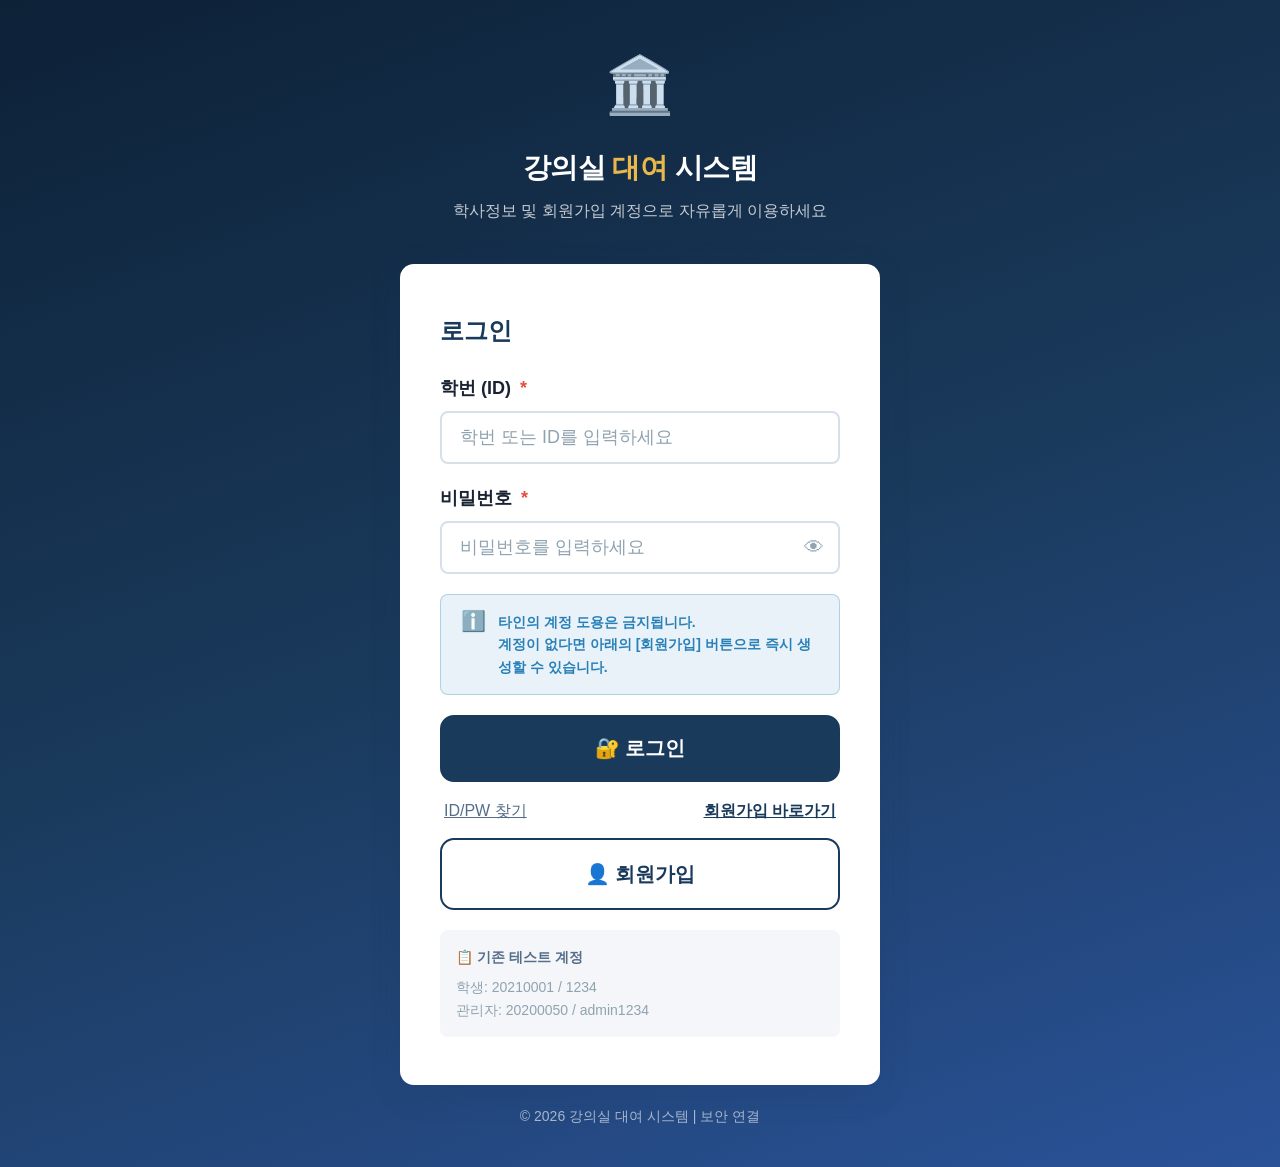
<file: index.html>
<!DOCTYPE html>
<html lang="ko">

<head>
  <meta charset="UTF-8">
  <meta name="viewport" content="width=device-width, initial-scale=1.0">
  <title>강의실 대여 시스템 - 로그인</title>
  <link rel="stylesheet" href="css/style.css">
  <style>
    body {
      background: none;
    }
  </style>
</head>

<body>
  <div id="toast-container"></div>

  <div class="login-page">
    <div class="login-logo">
      <span class="logo-icon">🏛️</span>
      <h1>강의실 <span>대여</span> 시스템</h1>
      <p>학사정보 및 회원가입 계정으로 자유롭게 이용하세요</p>
    </div>

    <div class="login-card">
      <h2>로그인</h2>

      <form id="login-form">
        <div class="form-group">
          <label class="form-label" for="student-id">
            학번 (ID) <span class="required">*</span>
          </label>
          <input type="text" id="student-id" class="form-input" placeholder="학번 또는 ID를 입력하세요" maxlength="20"
            autocomplete="username" required>
        </div>

        <div class="form-group">
          <label class="form-label" for="password">
            비밀번호 <span class="required">*</span>
          </label>
          <div style="position:relative">
            <input type="password" id="password" class="form-input" placeholder="비밀번호를 입력하세요"
              autocomplete="current-password" required>
            <button type="button" id="toggle-pw"
              style="position:absolute;right:16px;top:50%;transform:translateY(-50%);font-size:20px;color:var(--text-light);background:none;border:none;cursor:pointer">👁</button>
          </div>
        </div>

        <div id="login-error" class="alert alert-danger" style="display:none">
          <span class="alert-icon">⚠️</span>
          <span id="login-error-msg"></span>
        </div>

        <div class="form-group" style="margin-top:8px">
          <div class="alert alert-info" style="font-size:var(--font-xs)">
            <span class="alert-icon">ℹ️</span>
            <span>타인의 계정 도용은 금지됩니다.<br>계정이 없다면 아래의 [회원가입] 버튼으로 즉시 생성할 수 있습니다.</span>
          </div>
        </div>

        <button type="submit" class="btn btn-primary btn-full btn-lg" id="login-btn">
          🔐 로그인
        </button>

        <div style="margin-top:16px;display:flex;justify-content:space-between;align-items:center;padding:0 4px;">
          <a href="#" onclick="alert('관리자에게 문의해주세요 (조교실 연락처: 02-1234-5678)');return false;"
            style="font-size:var(--font-sm);color:var(--text-sub);text-decoration:underline;">ID/PW 찾기</a>
          <a href="pages/register.html"
            style="font-size:var(--font-sm);color:var(--primary);font-weight:700;text-decoration:underline;">회원가입
            바로가기</a>
        </div>

        <a href="pages/register.html" class="btn btn-outline btn-full btn-lg"
          style="margin-top:14px;display:flex;text-align:center;">
          👤 회원가입
        </a>
      </form>

      <!-- 테스트용 계정 안내 -->
      <div style="margin-top:20px;padding:16px;background:var(--bg);border-radius:var(--radius-sm);">
        <p style="font-size:var(--font-xs);color:var(--text-sub);font-weight:700;margin-bottom:8px;">📋 기존 테스트 계정</p>
        <p style="font-size:var(--font-xs);color:var(--text-light);">학생: 20210001 / 1234</p>
        <p style="font-size:var(--font-xs);color:var(--text-light);">관리자: 20200050 / admin1234</p>
      </div>
    </div>

    <div class="login-footer">
      <p>© 2026 강의실 대여 시스템 | 보안 연결</p>
    </div>
  </div>

  <script src="js/data.js"></script>
  <script>
    // 이미 로그인 상태면 홈으로
    if (Session.isLoggedIn()) {
      window.location.href = 'pages/home.html';
    }

    // 비밀번호 토글
    document.getElementById('toggle-pw').addEventListener('click', function () {
      const pw = document.getElementById('password');
      if (pw.type === 'password') { pw.type = 'text'; this.textContent = '🙈'; }
      else { pw.type = 'password'; this.textContent = '👁'; }
    });

    // 로그인 폼
    document.getElementById('login-form').addEventListener('submit', function (e) {
      e.preventDefault();
      const student_id = document.getElementById('student-id').value.trim();
      const password = document.getElementById('password').value;
      const errorDiv = document.getElementById('login-error');
      const errorMsg = document.getElementById('login-error-msg');
      const btn = document.getElementById('login-btn');

      if (!student_id || !password) {
        errorMsg.textContent = '학번과 비밀번호를 모두 입력하세요.';
        errorDiv.style.display = 'flex';
        return;
      }

      btn.textContent = '로그인 중...';
      btn.disabled = true;

      setTimeout(() => {
        const result = Auth.login(student_id, password);
        if (result.success) {
          showToast('로그인 성공! 환영합니다.', 'success');
          setTimeout(() => { window.location.href = 'pages/home.html'; }, 500);
        } else {
          errorMsg.textContent = result.error;
          errorDiv.style.display = 'flex';
          btn.textContent = '🔐 로그인';
          btn.disabled = false;
        }
      }, 400);
    });
  </script>
</body>

</html>
</file>
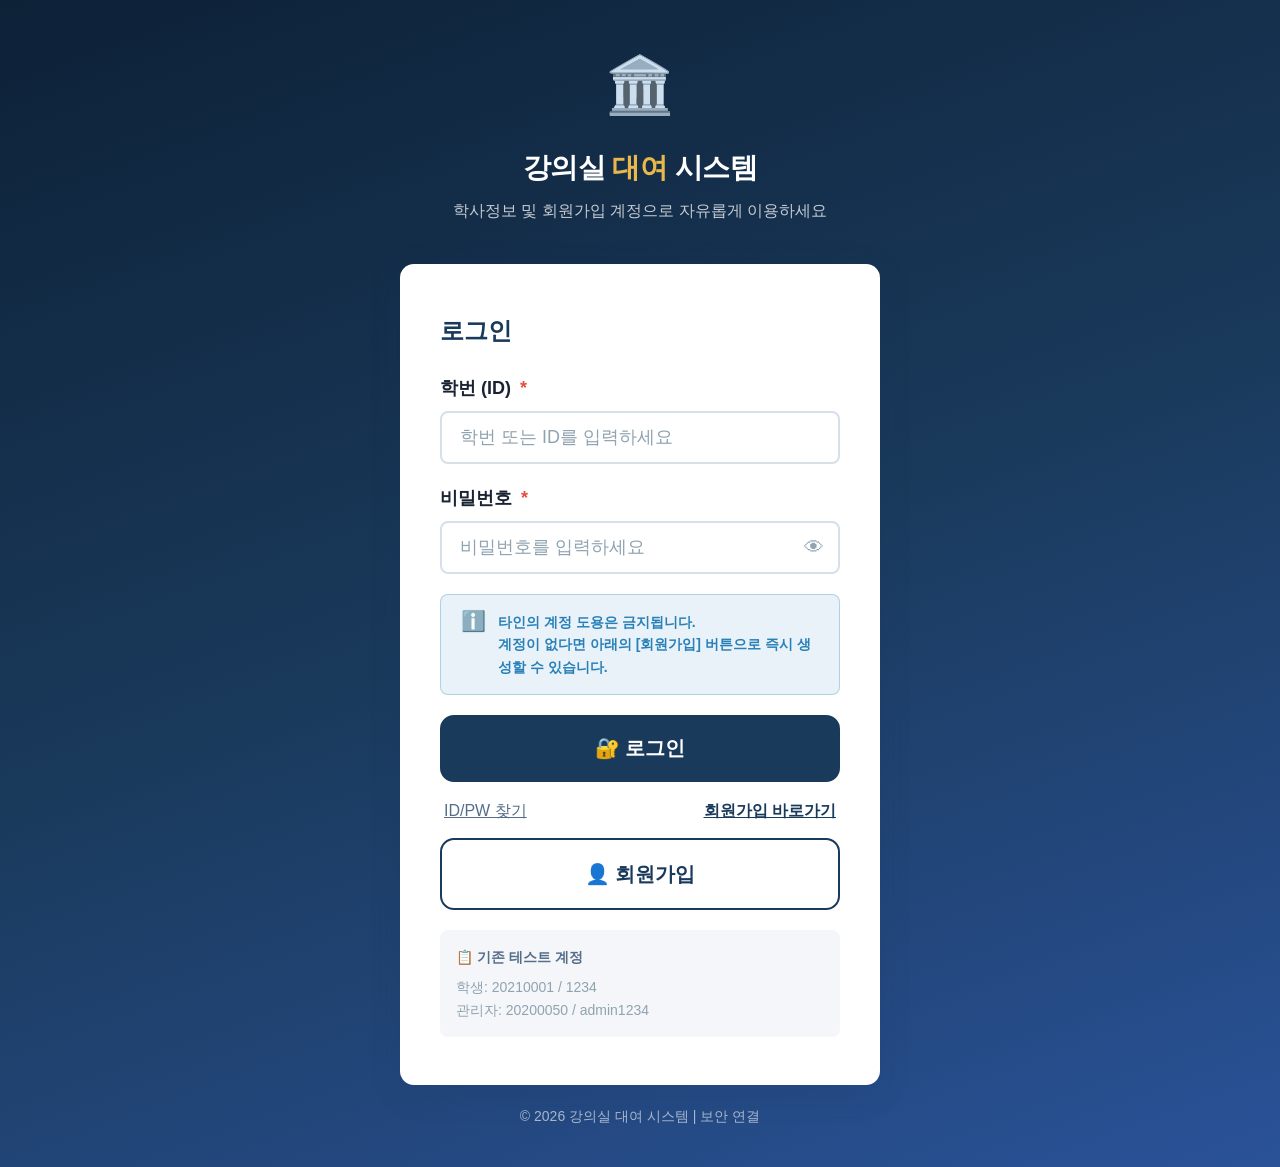
<file: pages/admin.html>
<!DOCTYPE html>
<html lang="ko">
<head>
  <meta charset="UTF-8">
  <meta name="viewport" content="width=device-width, initial-scale=1.0">
  <title>관리자 - 강의실 대여 시스템</title>
  <link rel="stylesheet" href="../css/style.css">
  <style>
    .admin-tabs {
      display: flex;
      border-bottom: 2px solid var(--border);
      margin-bottom: 24px;
      overflow-x: auto;
      scrollbar-width: none;
    }
    .admin-tabs::-webkit-scrollbar { display: none; }

    .admin-tab {
      flex-shrink: 0;
      padding: 14px 24px;
      font-size: var(--font-md);
      font-weight: 700;
      color: var(--text-sub);
      border-bottom: 3px solid transparent;
      cursor: pointer;
      transition: all 0.2s;
      background: none;
      border-left: none;
      border-right: none;
      border-top: none;
    }

    .admin-tab.active {
      color: var(--primary);
      border-bottom-color: var(--primary);
    }

    .tab-panel { display: none; }
    .tab-panel.active { display: block; }

    .stat-grid {
      display: grid;
      grid-template-columns: repeat(2, 1fr);
      gap: 14px;
      margin-bottom: 28px;
    }
    @media (min-width: 768px) {
      .stat-grid { grid-template-columns: repeat(4, 1fr); }
    }

    .stat-card {
      background: white;
      border: 1px solid var(--border);
      border-radius: var(--radius);
      padding: 20px;
      text-align: center;
    }

    .stat-num {
      font-size: var(--font-3xl);
      font-weight: 800;
      line-height: 1;
      margin-bottom: 8px;
    }

    .stat-label {
      font-size: var(--font-xs);
      color: var(--text-sub);
      font-weight: 600;
    }

    .pending-card {
      background: white;
      border: 2px solid var(--border);
      border-radius: var(--radius);
      padding: 18px 20px;
      margin-bottom: 14px;
    }

    .pending-card.urgent {
      border-color: var(--warning);
      background: rgba(243,156,18,0.04);
    }

    .action-row {
      display: flex;
      gap: 10px;
      margin-top: 14px;
    }

    .schedule-row {
      display: flex;
      align-items: center;
      gap: 10px;
      padding: 12px 16px;
      border: 1px solid var(--border);
      border-radius: var(--radius-sm);
      margin-bottom: 8px;
      background: white;
      flex-wrap: wrap;
    }

    .schedule-day-badge {
      width: 36px;
      height: 36px;
      border-radius: 50%;
      background: var(--primary);
      color: white;
      display: flex;
      align-items: center;
      justify-content: center;
      font-weight: 800;
      font-size: var(--font-sm);
      flex-shrink: 0;
    }
  </style>
</head>
<body>
<div id="toast-container"></div>

<div class="app-container">
  <!-- 데스크탑 헤더 -->
  <header class="desktop-header">
    <div class="logo">🏛️ 강의실 <span>대여</span> 시스템</div>
    <div class="header-right">
      <div class="user-info">🛠️ <span class="user-name-display"></span> (관리자)</div>
      <button class="header-logout-btn logout-btn">로그아웃</button>
    </div>
  </header>

  <!-- 데스크탑 사이드바 -->
  <aside class="desktop-sidebar">
    <div style="padding:20px 24px;margin-bottom:8px;">
      <div style="background:rgba(255,255,255,0.1);border-radius:12px;padding:16px;">
        <div style="font-size:var(--font-sm);color:rgba(255,255,255,0.6);margin-bottom:4px;">🛠️ 관리자</div>
        <div style="font-size:var(--font-lg);font-weight:700;color:white;" class="user-name-display"></div>
      </div>
    </div>
    <div class="sidebar-label">사용자 메뉴</div>
    <ul class="sidebar-nav">
      <li><a href="home.html" data-page="home"><span class="nav-icon">🏠</span> 홈</a></li>
      <li><a href="rooms.html" data-page="rooms"><span class="nav-icon">🚪</span> 강의실 목록</a></li>
      <li><a href="my-reservations.html" data-page="my"><span class="nav-icon">📋</span> 내 예약</a></li>
    </ul>
    <div class="sidebar-divider"></div>
    <div class="sidebar-label">관리자 메뉴</div>
    <ul class="sidebar-nav">
      <li><a href="admin.html" data-page="admin"><span class="nav-icon">🛠️</span> 관리자 페이지</a></li>
    </ul>
    <div style="margin-top:auto;padding:20px 12px 0;">
      <button class="logout-btn" style="display:flex;align-items:center;gap:10px;padding:12px 20px;border-radius:8px;color:rgba(255,255,255,0.6);font-size:var(--font-sm);width:100%;background:none;border:none;cursor:pointer;">
        <span>🚪</span> 로그아웃
      </button>
    </div>
  </aside>

  <!-- 모바일 헤더 -->
  <header class="mobile-header">
    <div class="logo">🛠️ 관리자</div>
    <div class="header-actions">
      <span class="user-badge" style="background:rgba(232,184,75,0.3);color:var(--accent);">관리자</span>
      <button class="header-logout-btn logout-btn">로그아웃</button>
    </div>
  </header>

  <!-- 메인 -->
  <main class="main-content">
    <div class="page-title">관리자 페이지</div>
    <div class="page-subtitle">강의실 대여 시스템을 관리합니다</div>

    <!-- 관리자 탭 -->
    <div class="admin-tabs">
      <button class="admin-tab active" onclick="switchTab('overview', this)">📊 현황</button>
      <button class="admin-tab" onclick="switchTab('pending', this)">⏳ 승인 대기</button>
      <button class="admin-tab" onclick="switchTab('all-reservations', this)">📋 전체 예약</button>
      <button class="admin-tab" onclick="switchTab('schedule', this)">📅 수업 시간표</button>
      <button class="admin-tab" onclick="switchTab('rooms', this)">🚪 강의실 관리</button>
    </div>

    <!-- ── 탭1: 현황 ── -->
    <div class="tab-panel active" id="tab-overview">
      <div class="stat-grid" id="overview-stats"></div>

      <div class="section-header">
        <span class="section-title">🏢 강의실 현재 상태</span>
      </div>
      <div class="table-wrap mb-6">
        <table>
          <thead>
            <tr>
              <th>강의실</th>
              <th>위치</th>
              <th>현재 상태</th>
              <th>승인 필요</th>
            </tr>
          </thead>
          <tbody id="room-status-table"></tbody>
        </table>
      </div>
    </div>

    <!-- ── 탭2: 승인 대기 ── -->
    <div class="tab-panel" id="tab-pending">
      <div class="alert alert-warning mb-4">
        <span class="alert-icon">⚠️</span>
        <span>오후 6시 이후 신청된 콘서트홀/디지털 피아노실 예약은 자동 반려됩니다.</span>
      </div>
      <div id="pending-list"></div>
      <div id="pending-empty" class="empty-state" style="display:none;">
        <span class="empty-icon">✅</span>
        <div class="empty-title">처리할 승인 요청이 없습니다</div>
      </div>
    </div>

    <!-- ── 탭3: 전체 예약 ── -->
    <div class="tab-panel" id="tab-all-reservations">
      <div style="margin-bottom:16px;display:flex;gap:10px;flex-wrap:wrap;">
        <select class="form-select" id="filter-room" onchange="renderAllReservations()" style="max-width:200px;">
          <option value="">모든 강의실</option>
        </select>
        <select class="form-select" id="filter-status" onchange="renderAllReservations()" style="max-width:180px;">
          <option value="">모든 상태</option>
          <option value="reserved">예약됨</option>
          <option value="pending">승인 대기</option>
          <option value="in_use">사용 중</option>
          <option value="completed">완료</option>
          <option value="canceled">취소됨</option>
        </select>
      </div>
      <div class="table-wrap">
        <table>
          <thead>
            <tr>
              <th>신청자</th>
              <th>강의실</th>
              <th>날짜/시간</th>
              <th>목적</th>
              <th>상태</th>
              <th>관리</th>
            </tr>
          </thead>
          <tbody id="all-rv-table"></tbody>
        </table>
      </div>
    </div>

    <!-- ── 탭4: 수업 시간표 ── -->
    <div class="tab-panel" id="tab-schedule">
      <div style="margin-bottom:20px;">
        <div class="btn btn-primary" style="display:inline-flex;cursor:pointer;margin-bottom:16px;" onclick="document.getElementById('add-schedule-form').style.display='block'; this.style.display='none';">
          ➕ 수업 시간표 추가
        </div>

        <!-- 추가 폼 -->
        <div id="add-schedule-form" style="display:none;" class="card mb-4">
          <div class="card-header"><h3>📝 수업 추가</h3></div>
          <div class="card-body">
            <div class="form-group">
              <label class="form-label">강의실 <span class="required">*</span></label>
              <select class="form-select" id="sch-room">
                <option value="">강의실 선택</option>
              </select>
            </div>
            <div class="form-group">
              <label class="form-label">요일 <span class="required">*</span></label>
              <select class="form-select" id="sch-day">
                <option value="1">월요일</option>
                <option value="2">화요일</option>
                <option value="3">수요일</option>
                <option value="4">목요일</option>
                <option value="5">금요일</option>
                <option value="6">토요일</option>
                <option value="0">일요일</option>
              </select>
            </div>
            <div style="display:grid;grid-template-columns:1fr 1fr;gap:12px;">
              <div class="form-group">
                <label class="form-label">시작 시간</label>
                <input type="time" class="form-input" id="sch-start" value="09:00">
              </div>
              <div class="form-group">
                <label class="form-label">종료 시간</label>
                <input type="time" class="form-input" id="sch-end" value="11:00">
              </div>
            </div>
            <div class="form-group">
              <label class="form-label">수업명 <span class="required">*</span></label>
              <input type="text" class="form-input" id="sch-name" placeholder="예: 화성학개론">
            </div>
            <div style="display:flex;gap:12px;">
              <button class="btn btn-ghost btn-full" onclick="document.getElementById('add-schedule-form').style.display='none';document.querySelectorAll('.btn-primary')[0].style.display='inline-flex';">취소</button>
              <button class="btn btn-primary btn-full" onclick="addSchedule()">추가</button>
            </div>
          </div>
        </div>
      </div>

      <div id="schedule-list"></div>
    </div>

    <!-- ── 탭5: 강의실 관리 ── -->
    <div class="tab-panel" id="tab-rooms">
      <div class="table-wrap">
        <table>
          <thead>
            <tr>
              <th>강의실</th>
              <th>위치</th>
              <th>승인 필요</th>
              <th>활성 상태</th>
              <th>관리</th>
            </tr>
          </thead>
          <tbody id="room-manage-table"></tbody>
        </table>
      </div>
    </div>
  </main>

  <!-- 하단 네비게이션 -->
  <nav class="bottom-nav">
    <a href="home.html" data-page="home"><span class="nav-icon">🏠</span><span>홈</span></a>
    <a href="rooms.html" data-page="rooms"><span class="nav-icon">🚪</span><span>강의실</span></a>
    <a href="my-reservations.html" data-page="my"><span class="nav-icon">📋</span><span>내 예약</span></a>
    <a href="admin.html" data-page="admin"><span class="nav-icon">🛠️</span><span>관리자</span></a>
  </nav>
</div>

<script src="../js/data.js"></script>
<script>
if (!initPage('admin')) {}
if (!Auth.requireAdmin()) {}

const statusConfig = {
  reserved:  { label: '예약 완료', color: 'var(--primary)' },
  pending:   { label: '승인 대기', color: 'var(--warning)' },
  in_use:    { label: '사용 중', color: 'var(--success)' },
  completed: { label: '완료', color: 'var(--text-sub)' },
  canceled:  { label: '취소됨', color: 'var(--danger)' },
};

// ── 탭 전환 ──
function switchTab(tabId, btn) {
  document.querySelectorAll('.tab-panel').forEach(p => p.classList.remove('active'));
  document.querySelectorAll('.admin-tab').forEach(b => b.classList.remove('active'));
  document.getElementById('tab-' + tabId).classList.add('active');
  btn.classList.add('active');

  if (tabId === 'overview') renderOverview();
  else if (tabId === 'pending') renderPending();
  else if (tabId === 'all-reservations') renderAllReservations();
  else if (tabId === 'schedule') renderSchedule();
  else if (tabId === 'rooms') renderRoomManage();
}

// ── 탭1: 현황 ──
function renderOverview() {
  const total = DB.reservations.length;
  const active = DB.reservations.filter(r => ['reserved','in_use'].includes(r.status)).length;
  const pending = DB.reservations.filter(r => r.status === 'pending').length;
  const available = DB.rooms.filter(r => Room.getCurrentStatus(r.room_id) === 'available').length;

  document.getElementById('overview-stats').innerHTML = `
    <div class="stat-card">
      <div class="stat-num" style="color:var(--primary)">${total}</div>
      <div class="stat-label">전체 예약</div>
    </div>
    <div class="stat-card">
      <div class="stat-num" style="color:var(--success)">${active}</div>
      <div class="stat-label">활성 대여</div>
    </div>
    <div class="stat-card">
      <div class="stat-num" style="color:var(--warning)">${pending}</div>
      <div class="stat-label">승인 대기</div>
    </div>
    <div class="stat-card">
      <div class="stat-num" style="color:var(--success)">${available}</div>
      <div class="stat-label">현재 대여 가능</div>
    </div>
  `;

  document.getElementById('room-status-table').innerHTML = DB.rooms.map(room => {
    const status = Room.getCurrentStatus(room.room_id);
    return `
      <tr>
        <td><strong>${room.icon} ${room.room_name}</strong></td>
        <td>${room.location}</td>
        <td><span class="status-badge status-${status}">${Room.getStatusLabel(status)}</span></td>
        <td>${room.requires_approval ? '<span class="approval-required">🔑 필요</span>' : '<span style="color:var(--success)">✓ 불필요</span>'}</td>
      </tr>
    `;
  }).join('');
}

// ── 탭2: 승인 대기 ──
function renderPending() {
  const pendingList = DB.reservations.filter(r => r.status === 'pending')
    .sort((a,b) => new Date(a.created_at) - new Date(b.created_at));

  const list = document.getElementById('pending-list');
  const empty = document.getElementById('pending-empty');

  if (pendingList.length === 0) {
    list.innerHTML = '';
    empty.style.display = 'block';
    return;
  }
  empty.style.display = 'none';

  list.innerHTML = pendingList.map(rv => {
    const room = Room.getById(rv.room_id);
    const user = DB.users.find(u => u.id === rv.user_id);
    const startHour = new Date(rv.start_time).getHours();
    const isLate = startHour >= 18;
    return `
      <div class="pending-card ${isLate ? 'urgent' : ''}">
        ${isLate ? '<div class="alert alert-danger" style="margin-bottom:12px;padding:8px 12px;font-size:var(--font-xs);"><span>⏰ 오후 6시 이후 신청 → 자동 반려 대상</span></div>' : ''}
        <div style="display:flex;align-items:flex-start;justify-content:space-between;gap:10px;flex-wrap:wrap;">
          <div>
            <div style="font-size:var(--font-lg);font-weight:700;">${room?.icon} ${room?.room_name}</div>
            <div style="color:var(--text-sub);font-size:var(--font-sm);margin-top:4px;">
              👤 ${user ? maskName(user.name) + ' (' + user.student_id + ')' : '알 수 없음'}<br>
              📅 ${formatDatetime(rv.start_time)} ~ ${formatTime(rv.end_time)}<br>
              📌 목적: ${rv.purpose}
              ${rv.instrument_use ? ' | 🎵 악기 사용' : ''}
            </div>
          </div>
          <div style="font-size:var(--font-xs);color:var(--text-light);">
            신청: ${formatDatetime(rv.created_at)}
          </div>
        </div>
        <div class="action-row">
          <button class="btn btn-success btn-full" onclick="approveRv('${rv.reservation_id}')">✅ 승인</button>
          <button class="btn btn-danger btn-full" onclick="rejectRv('${rv.reservation_id}')">❌ 반려</button>
        </div>
      </div>
    `;
  }).join('');
}

function approveRv(id) {
  const result = Reservation.approve(id);
  if (result.success) { showToast('승인 완료되었습니다.', 'success'); renderPending(); }
}

function rejectRv(id) {
  if (!confirm('이 예약을 반려하시겠습니까?')) return;
  const result = Reservation.reject(id);
  if (result.success) { showToast('반려 처리되었습니다.', 'info'); renderPending(); }
}

// ── 탭3: 전체 예약 ──
function renderAllReservations() {
  // 강의실 필터 옵션 초기화
  const roomFilter = document.getElementById('filter-room');
  if (roomFilter.options.length === 1) {
    DB.rooms.forEach(r => {
      const opt = document.createElement('option');
      opt.value = r.room_id;
      opt.textContent = r.room_name;
      roomFilter.appendChild(opt);
    });
  }

  const roomVal = document.getElementById('filter-room').value;
  const statusVal = document.getElementById('filter-status').value;

  const rvs = DB.reservations
    .filter(r => !roomVal || r.room_id === roomVal)
    .filter(r => !statusVal || r.status === statusVal)
    .sort((a,b) => new Date(b.created_at) - new Date(a.created_at));

  document.getElementById('all-rv-table').innerHTML = rvs.map(rv => {
    const room = Room.getById(rv.room_id);
    const user = DB.users.find(u => u.id === rv.user_id);
    const sc = statusConfig[rv.status] || statusConfig.completed;
    return `
      <tr>
        <td>${user ? maskName(user.name) + '<br><span style="font-size:12px;color:var(--text-light)">' + user.student_id + '</span>' : '알 수 없음'}</td>
        <td>${room ? room.icon + ' ' + room.room_name : '알 수 없음'}</td>
        <td style="white-space:nowrap;font-size:var(--font-xs);">${formatDate(rv.start_time)}<br>${formatTime(rv.start_time)}~${formatTime(rv.end_time)}</td>
        <td style="font-size:var(--font-xs);">${rv.purpose}<br>${rv.instrument_use ? '🎵 악기사용' : ''}</td>
        <td><span style="font-size:var(--font-xs);font-weight:700;color:${sc.color}">${sc.label}</span></td>
        <td>
          ${rv.status === 'pending' ? `
            <button class="btn btn-sm btn-success" onclick="approveRv('${rv.reservation_id}');renderAllReservations()">승인</button>
            <button class="btn btn-sm btn-danger" onclick="rejectRv('${rv.reservation_id}');renderAllReservations()" style="margin-top:4px;">반려</button>
          ` : rv.status === 'reserved' ? `
            <button class="btn btn-sm" style="color:var(--danger);border:1px solid var(--danger);background:transparent;"
              onclick="if(confirm('취소?')){Reservation.cancel('${rv.reservation_id}', '${rv.user_id}');renderAllReservations();showToast('취소됨','info');}">취소</button>
          ` : '-'}
        </td>
      </tr>
    `;
  }).join('') || '<tr><td colspan="6" style="text-align:center;color:var(--text-light);padding:32px;">데이터 없음</td></tr>';
}

// ── 탭4: 수업 시간표 ──
const dayNames = ['일','월','화','수','목','금','토'];

function renderSchedule() {
  // 강의실 선택 옵션 채우기
  const schRoom = document.getElementById('sch-room');
  if (schRoom.options.length === 1) {
    DB.rooms.forEach(r => {
      const opt = document.createElement('option');
      opt.value = r.room_id;
      opt.textContent = r.room_name;
      schRoom.appendChild(opt);
    });
  }

  const list = document.getElementById('schedule-list');
  const grouped = {};
  DB.class_schedules.forEach(cs => {
    if (!grouped[cs.room_id]) grouped[cs.room_id] = [];
    grouped[cs.room_id].push(cs);
  });

  list.innerHTML = DB.rooms.map(room => {
    const schedules = grouped[room.room_id] || [];
    if (schedules.length === 0) return '';
    return `
      <div style="margin-bottom:20px;">
        <div style="font-weight:800;font-size:var(--font-lg);color:var(--primary);margin-bottom:10px;">${room.icon} ${room.room_name}</div>
        ${schedules.sort((a,b)=>a.day_of_week-b.day_of_week||(a.start_time>b.start_time?1:-1)).map(cs => `
          <div class="schedule-row">
            <div class="schedule-day-badge">${dayNames[cs.day_of_week]}</div>
            <div style="flex:1;">
              <div style="font-weight:700;font-size:var(--font-md);">${cs.course_name}</div>
              <div style="color:var(--text-sub);font-size:var(--font-sm);">${cs.start_time} ~ ${cs.end_time}</div>
            </div>
            <button class="btn btn-sm" style="color:var(--danger);border:1px solid var(--danger);background:transparent;"
              onclick="deleteSchedule('${cs.schedule_id}')">삭제</button>
          </div>
        `).join('')}
      </div>
    `;
  }).join('') || '<div class="empty-state"><span class="empty-icon">📅</span><div class="empty-title">등록된 수업이 없습니다</div></div>';
}

function addSchedule() {
  const room_id = document.getElementById('sch-room').value;
  const day = parseInt(document.getElementById('sch-day').value);
  const start = document.getElementById('sch-start').value;
  const end = document.getElementById('sch-end').value;
  const name = document.getElementById('sch-name').value.trim();

  if (!room_id || !name) { showToast('강의실과 수업명을 입력하세요.', 'error'); return; }
  if (start >= end) { showToast('시작 시간이 종료 시간보다 앞서야 합니다.', 'error'); return; }

  DB.class_schedules.push({
    schedule_id: 'cs' + Date.now(),
    room_id, day_of_week: day,
    start_time: start, end_time: end,
    course_name: name
  });
  saveSchedulesToStorage(DB.class_schedules);
  showToast('수업이 추가되었습니다.', 'success');
  document.getElementById('add-schedule-form').style.display = 'none';
  document.querySelectorAll('.btn-primary')[0].style.display = 'inline-flex';
  renderSchedule();
}

function deleteSchedule(id) {
  if (!confirm('이 수업을 삭제하시겠습니까?')) return;
  const idx = DB.class_schedules.findIndex(cs => cs.schedule_id === id);
  if (idx >= 0) {
    DB.class_schedules.splice(idx, 1);
    saveSchedulesToStorage(DB.class_schedules);
    renderSchedule();
    showToast('삭제되었습니다.', 'info');
  }
}

// ── 탭5: 강의실 관리 ──
function renderRoomManage() {
  document.getElementById('room-manage-table').innerHTML = DB.rooms.map(room => `
    <tr>
      <td><strong>${room.icon} ${room.room_name}</strong></td>
      <td>${room.location}</td>
      <td>
        <button class="btn btn-sm ${room.requires_approval ? 'btn-primary' : 'btn-ghost'}"
                onclick="toggleApproval('${room.room_id}')">
          ${room.requires_approval ? '🔑 필요' : '✓ 불필요'}
        </button>
      </td>
      <td>
        <button class="btn btn-sm ${room.is_active ? 'btn-success' : 'btn-danger'}"
                onclick="toggleActive('${room.room_id}')">
          ${room.is_active ? '🟢 활성' : '🔴 비활성'}
        </button>
      </td>
      <td>
        <a href="room-detail.html?id=${room.room_id}" class="btn btn-sm btn-ghost">상세</a>
      </td>
    </tr>
  `).join('');
}

function toggleApproval(room_id) {
  const room = Room.getById(room_id);
  if (!room) return;
  room.requires_approval = !room.requires_approval;
  saveRoomsToStorage(DB.rooms);
  showToast(`승인 필요 여부가 ${room.requires_approval ? '활성화' : '비활성화'}되었습니다.`, 'success');
  renderRoomManage();
}

function toggleActive(room_id) {
  const room = Room.getById(room_id);
  if (!room) return;
  room.is_active = !room.is_active;
  saveRoomsToStorage(DB.rooms);
  showToast(`강의실이 ${room.is_active ? '활성화' : '비활성화'}되었습니다.`, room.is_active ? 'success' : 'info');
  renderRoomManage();
}

// 초기 렌더
renderOverview();
</script>
</body>
</html>
</file>
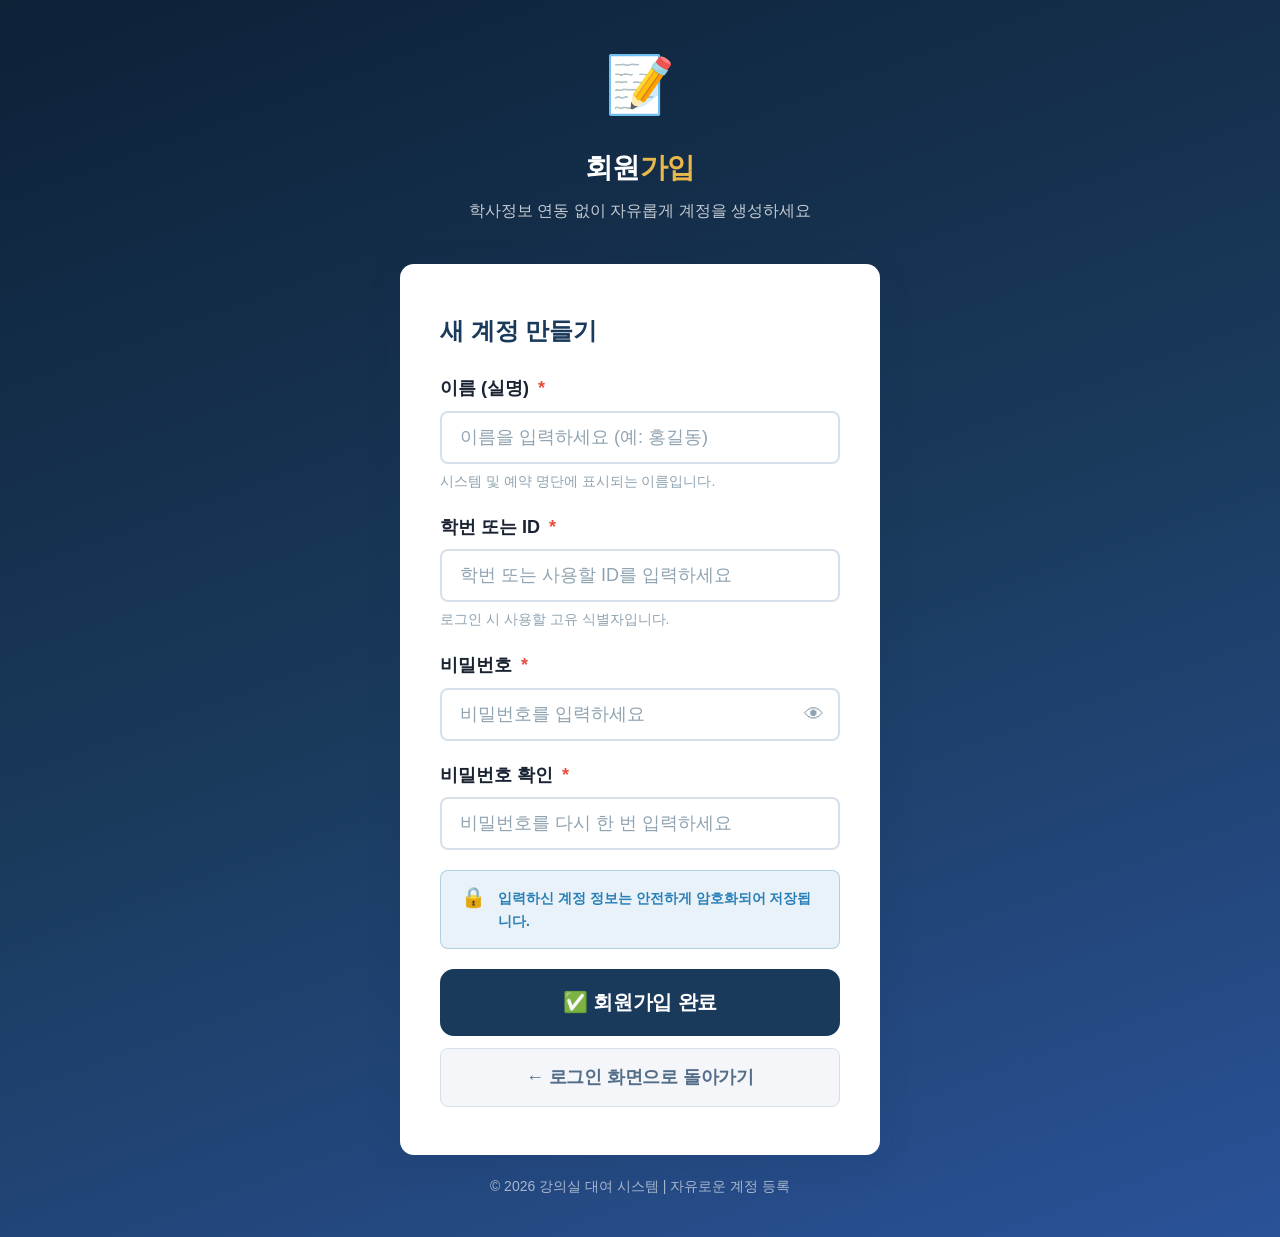
<file: pages/register.html>
<!DOCTYPE html>
<html lang="ko">

<head>
  <meta charset="UTF-8">
  <meta name="viewport" content="width=device-width, initial-scale=1.0">
  <title>회원가입 - 강의실 대여 시스템</title>
  <link rel="stylesheet" href="../css/style.css">
  <style>
    body {
      background: none;
    }
  </style>
</head>

<body>
  <div id="toast-container"></div>

  <div class="login-page">
    <div class="login-logo">
      <span class="logo-icon">📝</span>
      <h1>회원<span>가입</span></h1>
      <p>학사정보 연동 없이 자유롭게 계정을 생성하세요</p>
    </div>

    <div class="login-card">
      <h2>새 계정 만들기</h2>

      <form id="register-form">
        <div class="form-group">
          <label class="form-label" for="reg-name">
            이름 (실명) <span class="required">*</span>
          </label>
          <input type="text" id="reg-name" class="form-input" placeholder="이름을 입력하세요 (예: 홍길동)" maxlength="20" required>
          <div class="form-hint">시스템 및 예약 명단에 표시되는 이름입니다.</div>
        </div>

        <div class="form-group">
          <label class="form-label" for="reg-student-id">
            학번 또는 ID <span class="required">*</span>
          </label>
          <input type="text" id="reg-student-id" class="form-input" placeholder="학번 또는 사용할 ID를 입력하세요" maxlength="20" required>
          <div class="form-hint">로그인 시 사용할 고유 식별자입니다.</div>
        </div>

        <div class="form-group">
          <label class="form-label" for="reg-password">
            비밀번호 <span class="required">*</span>
          </label>
          <div style="position:relative">
            <input type="password" id="reg-password" class="form-input" placeholder="비밀번호를 입력하세요" autocomplete="new-password" required>
            <button type="button" id="toggle-reg-pw" style="position:absolute;right:16px;top:50%;transform:translateY(-50%);font-size:20px;color:var(--text-light);background:none;border:none;cursor:pointer">👁</button>
          </div>
        </div>

        <div class="form-group">
          <label class="form-label" for="reg-password-confirm">
            비밀번호 확인 <span class="required">*</span>
          </label>
          <input type="password" id="reg-password-confirm" class="form-input" placeholder="비밀번호를 다시 한 번 입력하세요" autocomplete="new-password" required>
        </div>

        <div id="reg-error" class="alert alert-danger" style="display:none">
          <span class="alert-icon">⚠️</span>
          <span id="reg-error-msg"></span>
        </div>

        <div class="alert alert-info" style="font-size:var(--font-xs);margin-bottom:20px;">
          <span class="alert-icon">🔒</span>
          <span>입력하신 계정 정보는 안전하게 암호화되어 저장됩니다.</span>
        </div>

        <button type="submit" class="btn btn-primary btn-full btn-lg" id="reg-btn">
          ✅ 회원가입 완료
        </button>

        <a href="../index.html" class="btn btn-ghost btn-full" style="margin-top:12px;border:1px solid var(--border);text-align:center;">
          ← 로그인 화면으로 돌아가기
        </a>
      </form>
    </div>

    <div class="login-footer">
      <p>© 2026 강의실 대여 시스템 | 자유로운 계정 등록</p>
    </div>
  </div>

  <script src="../js/data.js"></script>
  <script>
    // 비밀번호 보기 토글
    document.getElementById('toggle-reg-pw').addEventListener('click', function () {
      const pw = document.getElementById('reg-password');
      if (pw.type === 'password') {
        pw.type = 'text';
        this.textContent = '🙈';
      } else {
        pw.type = 'password';
        this.textContent = '👁';
      }
    });

    // 회원가입 폼 제출
    document.getElementById('register-form').addEventListener('submit', function (e) {
      e.preventDefault();
      const name = document.getElementById('reg-name').value.trim();
      const studentId = document.getElementById('reg-student-id').value.trim();
      const password = document.getElementById('reg-password').value;
      const passwordConfirm = document.getElementById('reg-password-confirm').value;
      const errorDiv = document.getElementById('reg-error');
      const errorMsg = document.getElementById('reg-error-msg');
      const btn = document.getElementById('reg-btn');

      if (!name || !studentId || !password) {
        errorMsg.textContent = '모든 필수 항목을 입력해주세요.';
        errorDiv.style.display = 'flex';
        return;
      }

      if (password !== passwordConfirm) {
        errorMsg.textContent = '비밀번호와 비밀번호 확인이 일치하지 않습니다.';
        errorDiv.style.display = 'flex';
        return;
      }

      if (password.length < 4) {
        errorMsg.textContent = '비밀번호는 최소 4자 이상이어야 합니다.';
        errorDiv.style.display = 'flex';
        return;
      }

      btn.disabled = true;
      btn.textContent = '처리 중...';

      setTimeout(() => {
        const result = Auth.register(name, studentId, password);
        if (result.success) {
          showToast('회원가입이 완료되었습니다! 로그인 페이지로 이동합니다.', 'success', 3000);
          setTimeout(() => {
            window.location.href = '../index.html';
          }, 1200);
        } else {
          errorMsg.textContent = result.error;
          errorDiv.style.display = 'flex';
          btn.disabled = false;
          btn.textContent = '✅ 회원가입 완료';
        }
      }, 350);
    });
  </script>
</body>

</html>
</file>
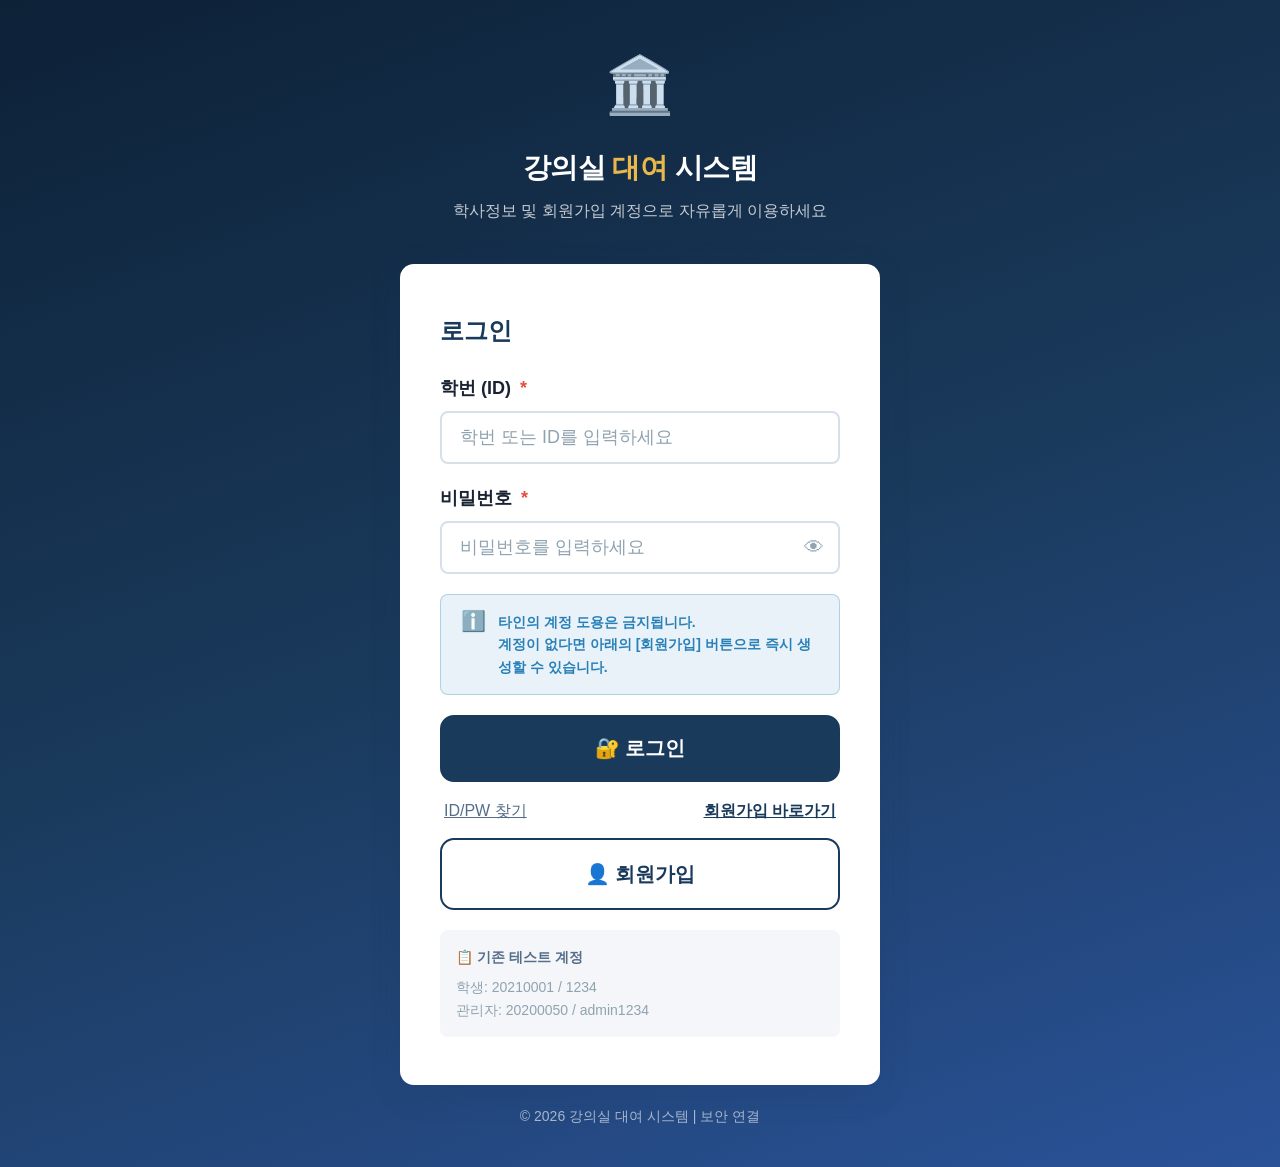
<file: pages/room-detail.html>
<!DOCTYPE html>
<html lang="ko">
<head>
  <meta charset="UTF-8">
  <meta name="viewport" content="width=device-width, initial-scale=1.0">
  <title>강의실 상세 - 강의실 대여 시스템</title>
  <link rel="stylesheet" href="../css/style.css">
  <style>
    .date-nav {
      display: flex;
      align-items: center;
      justify-content: space-between;
      background: white;
      border: 1px solid var(--border);
      border-radius: var(--radius);
      padding: 14px 20px;
      margin-bottom: 20px;
    }
    .date-nav button {
      width: 40px; height: 40px;
      border-radius: 50%;
      border: 2px solid var(--border);
      background: white;
      font-size: 18px;
      cursor: pointer;
      display: flex; align-items: center; justify-content: center;
      transition: all 0.2s;
    }
    .date-nav button:hover {
      background: var(--primary);
      color: white;
      border-color: var(--primary);
    }
    .date-nav .date-display {
      text-align: center;
    }
    .date-nav .date-main {
      font-size: var(--font-lg);
      font-weight: 800;
      color: var(--primary);
    }
    .date-nav .date-sub {
      font-size: var(--font-xs);
      color: var(--text-sub);
    }

    .room-detail-header {
      background: linear-gradient(135deg, var(--primary-dark), var(--primary));
      color: white;
      padding: 24px 20px;
      margin: -20px -16px 20px;
      border-radius: 0 0 var(--radius) var(--radius);
    }
    @media (min-width: 768px) {
      .room-detail-header {
        margin: 0 0 24px;
        border-radius: var(--radius);
      }
    }
    .room-detail-header .rh-icon {
      font-size: 48px;
      margin-bottom: 12px;
    }
    .room-detail-header .rh-name {
      font-size: var(--font-2xl);
      font-weight: 800;
      margin-bottom: 4px;
    }
    .room-detail-header .rh-loc {
      font-size: var(--font-sm);
      opacity: 0.75;
    }

    .slot-legend {
      display: flex;
      flex-wrap: wrap;
      gap: 10px;
      margin-bottom: 16px;
    }

    .slot-legend-item {
      display: flex;
      align-items: center;
      gap: 6px;
      font-size: var(--font-xs);
      font-weight: 600;
      color: var(--text-sub);
    }

    .slot-legend-dot {
      width: 14px;
      height: 14px;
      border-radius: 3px;
    }

    .time-slots-grid-mobile {
      display: grid;
      grid-template-columns: repeat(2, 1fr);
      gap: 8px;
      margin-bottom: 20px;
    }

    .slot-item {
      display: flex;
      flex-direction: column;
      align-items: center;
      padding: 12px 8px;
      border-radius: var(--radius-sm);
      border: 2px solid;
      font-size: var(--font-sm);
      font-weight: 700;
      cursor: pointer;
      transition: all 0.15s;
      text-align: center;
      position: relative;
    }

    .slot-item .slot-time {
      font-size: var(--font-xs);
      margin-bottom: 2px;
    }

    .slot-item .slot-status-text {
      font-size: 11px;
      font-weight: 600;
      opacity: 0.8;
    }

    .slot-item.available {
      background: rgba(39,174,96,0.08);
      border-color: rgba(39,174,96,0.3);
      color: var(--success);
    }
    .slot-item.available:hover {
      background: rgba(39,174,96,0.2);
      border-color: var(--success);
      transform: scale(1.02);
    }
    .slot-item.selected {
      background: var(--primary);
      border-color: var(--primary);
      color: white;
      transform: scale(1.03);
      box-shadow: 0 4px 12px rgba(26,58,92,0.25);
    }
    .slot-item.selected .slot-status-text { opacity: 0.8; }
    .slot-item.rented {
      background: rgba(231,76,60,0.06);
      border-color: rgba(231,76,60,0.2);
      color: var(--danger);
      cursor: not-allowed;
      opacity: 0.75;
    }
    .slot-item.class {
      background: rgba(41,128,185,0.06);
      border-color: rgba(41,128,185,0.2);
      color: var(--info);
      cursor: not-allowed;
      opacity: 0.75;
    }
    .slot-item.unavailable {
      background: rgba(189,195,199,0.2);
      border-color: rgba(189,195,199,0.3);
      color: var(--disabled);
      cursor: not-allowed;
      opacity: 0.6;
    }

    .book-panel {
      position: sticky;
      bottom: 70px;
      background: white;
      border: 1px solid var(--border);
      border-radius: var(--radius) var(--radius) 0 0;
      box-shadow: 0 -4px 24px rgba(26,58,92,0.12);
      padding: 16px 20px;
      z-index: 50;
      display: none;
    }
    .book-panel.visible { display: block; }
    @media (min-width: 768px) {
      .book-panel {
        position: static;
        border-radius: var(--radius);
        margin-top: 20px;
      }
      .book-panel.visible { display: block; }
    }
  </style>
</head>
<body>
<div id="toast-container"></div>

<div class="app-container">
  <!-- 데스크탑 헤더 -->
  <header class="desktop-header">
    <div class="logo">🏛️ 강의실 <span>대여</span> 시스템</div>
    <div class="header-right">
      <div class="user-info">👤 <span class="user-name-display"></span></div>
      <button class="header-logout-btn logout-btn">로그아웃</button>
    </div>
  </header>

  <!-- 데스크탑 사이드바 -->
  <aside class="desktop-sidebar">
    <div style="padding:20px 24px;margin-bottom:8px;">
      <div style="background:rgba(255,255,255,0.1);border-radius:12px;padding:16px;">
        <div style="font-size:var(--font-sm);color:rgba(255,255,255,0.6);margin-bottom:4px;">👤 <span class="user-id-display"></span></div>
        <div style="font-size:var(--font-lg);font-weight:700;color:white;" class="user-name-display"></div>
        <div style="font-size:var(--font-xs);color:var(--accent);font-weight:600;" class="user-role-display"></div>
      </div>
    </div>
    <div class="sidebar-label">메뉴</div>
    <ul class="sidebar-nav">
      <li><a href="home.html" data-page="home"><span class="nav-icon">🏠</span> 홈</a></li>
      <li><a href="rooms.html" data-page="rooms"><span class="nav-icon">🚪</span> 강의실 목록</a></li>
      <li><a href="my-reservations.html" data-page="my"><span class="nav-icon">📋</span> 내 예약</a></li>
      <li><a href="profile.html" data-page="profile"><span class="nav-icon">👤</span> 내 정보</a></li>
    </ul>
    <div class="sidebar-divider"></div>
    <ul class="sidebar-nav admin-only">
      <li><a href="admin.html" data-page="admin"><span class="nav-icon">🛠️</span> 관리자 페이지</a></li>
    </ul>
    <div style="margin-top:auto;padding:20px 12px 0;">
      <button class="logout-btn" style="display:flex;align-items:center;gap:10px;padding:12px 20px;border-radius:8px;color:rgba(255,255,255,0.6);font-size:var(--font-sm);width:100%;background:none;border:none;cursor:pointer;">
        <span>🚪</span> 로그아웃
      </button>
    </div>
  </aside>

  <!-- 모바일 헤더 -->
  <header class="mobile-header">
    <button onclick="history.back()" style="color:white;font-size:22px;background:none;border:none;cursor:pointer;padding:4px;">‹</button>
    <div class="logo" id="mobile-room-name">강의실 상세</div>
    <button class="header-logout-btn logout-btn" style="padding:6px 12px !important;font-size:var(--font-xs) !important;">로그아웃</button>
  </header>

  <!-- 메인 -->
  <main class="main-content">
    <div id="room-not-found" style="display:none;" class="empty-state">
      <span class="empty-icon">❌</span>
      <div class="empty-title">강의실을 찾을 수 없습니다</div>
      <a href="rooms.html" class="btn btn-primary mt-4">목록으로 돌아가기</a>
    </div>

    <div id="room-detail-content">
      <!-- 강의실 헤더 -->
      <div class="room-detail-header">
        <div class="rh-icon" id="room-icon"></div>
        <div class="rh-name" id="room-name"></div>
        <div class="rh-loc" id="room-loc"></div>
        <div style="margin-top:12px;display:flex;flex-wrap:wrap;gap:8px;align-items:center;" id="room-badges"></div>
      </div>

      <!-- 강의실 정보 -->
      <div class="card mb-6">
        <div class="card-header"><h3>📋 강의실 정보</h3></div>
        <div class="card-body">
          <p id="room-desc" style="font-size:var(--font-md);color:var(--text-sub);line-height:1.7;margin-bottom:16px;"></p>
          <div style="font-weight:700;font-size:var(--font-md);margin-bottom:10px;">🛠️ 구비 교구/장비</div>
          <div class="equipment-list" id="equipment-list"></div>
        </div>
      </div>

      <!-- 날짜 선택 -->
      <div class="date-nav">
        <button onclick="changeDate(-1)">‹</button>
        <div class="date-display">
          <div class="date-main" id="date-main"></div>
          <div class="date-sub" id="date-sub"></div>
        </div>
        <button onclick="changeDate(1)">›</button>
      </div>

      <!-- 슬롯 범례 -->
      <div class="slot-legend">
        <div class="slot-legend-item"><div class="slot-legend-dot" style="background:rgba(39,174,96,0.3);border:2px solid rgba(39,174,96,0.5);"></div>선택 가능</div>
        <div class="slot-legend-item"><div class="slot-legend-dot" style="background:var(--primary);"></div>선택됨</div>
        <div class="slot-legend-item"><div class="slot-legend-dot" style="background:rgba(231,76,60,0.2);border:2px solid rgba(231,76,60,0.3);"></div>대여 중</div>
        <div class="slot-legend-item"><div class="slot-legend-dot" style="background:rgba(41,128,185,0.15);border:2px solid rgba(41,128,185,0.3);"></div>수업</div>
      </div>

      <!-- 시간 선택 그리드 -->
      <div style="font-weight:700;font-size:var(--font-lg);color:var(--primary);margin-bottom:12px;">⏰ 시간 선택 <span style="font-size:var(--font-sm);color:var(--text-sub);font-weight:500;">(30분 단위)</span></div>
      <div class="time-slots-grid-mobile" id="time-slots"></div>

      <!-- 선택된 시간 표시 -->
      <div id="selected-info" style="display:none;padding:14px 20px;background:rgba(26,58,92,0.07);border-radius:var(--radius-sm);margin-bottom:16px;border-left:4px solid var(--primary);">
        <div style="font-weight:700;color:var(--primary);font-size:var(--font-md);margin-bottom:4px;">✅ 선택된 시간</div>
        <div id="selected-time-display" style="font-size:var(--font-sm);color:var(--text-sub);"></div>
      </div>

      <!-- 사용 불가 메시지 -->
      <div id="unavailable-msg" style="display:none;" class="alert alert-danger">
        <span class="alert-icon">🚫</span>
        <span>이 시간대는 사용할 수 없습니다.</span>
      </div>

      <!-- 예약 버튼 -->
      <div class="book-panel visible" id="book-panel" style="display:none;">
        <div style="display:flex;align-items:center;justify-content:space-between;margin-bottom:12px;">
          <div>
            <div style="font-size:var(--font-xs);color:var(--text-sub);">선택된 시간</div>
            <div id="book-panel-time" style="font-weight:700;color:var(--primary);font-size:var(--font-md);"></div>
          </div>
          <button onclick="clearSelection()" style="color:var(--danger);font-size:var(--font-sm);background:none;border:none;cursor:pointer;font-weight:600;">취소</button>
        </div>
        <button class="btn btn-primary btn-full btn-lg" onclick="openBookingModal()">
          🔖 예약하기
        </button>
      </div>
    </div>
  </main>

  <!-- 하단 네비게이션 -->
  <nav class="bottom-nav">
    <a href="home.html" data-page="home"><span class="nav-icon">🏠</span><span>홈</span></a>
    <a href="rooms.html" data-page="rooms"><span class="nav-icon">🚪</span><span>강의실</span></a>
    <a href="my-reservations.html" data-page="my"><span class="nav-icon">📋</span><span>내 예약</span></a>
    <a href="profile.html" data-page="profile"><span class="nav-icon">👤</span><span>내 정보</span></a>
  </nav>
</div>

<!-- 예약 모달 -->
<div class="modal-backdrop" id="booking-modal" style="display:none;" onclick="if(event.target===this)closeBookingModal()">
  <div class="modal">
    <div class="modal-handle"></div>
    <div class="modal-title">📝 예약 신청</div>

    <div id="modal-room-info" style="background:var(--bg);border-radius:var(--radius-sm);padding:14px 16px;margin-bottom:20px;">
      <div style="font-weight:700;font-size:var(--font-lg);" id="modal-room-name"></div>
      <div style="color:var(--text-sub);font-size:var(--font-sm);" id="modal-time-info"></div>
    </div>

    <!-- 승인 필요 안내 -->
    <div id="approval-notice" style="display:none;" class="alert alert-warning mb-4">
      <span class="alert-icon">🔑</span>
      <span>이 강의실은 <strong>조교 승인</strong>이 필요합니다.<br>신청 후 승인을 기다려주세요. (오후 6시 이후 신청 반려)</span>
    </div>

    <!-- 사용 목적 -->
    <div class="form-group">
      <label class="form-label">사용 목적 <span class="required">*</span></label>
      <select class="form-select" id="purpose-select">
        <option value="">선택하세요</option>
        <option value="개인 연습">개인 연습</option>
        <option value="합주 연습">합주 연습</option>
        <option value="스터디">스터디</option>
        <option value="동아리 활동">동아리 활동</option>
        <option value="발표 준비">발표 준비</option>
        <option value="강의">강의</option>
        <option value="기타">기타</option>
      </select>
    </div>

    <!-- 악기 사용 여부 -->
    <div class="form-group">
      <label class="form-label">악기 사용 여부 <span class="required">*</span></label>
      <div class="radio-group">
        <label class="radio-card" id="instrument-yes" onclick="selectInstrument(true)">
          <input type="radio" name="instrument" value="yes"> 🎵 사용함
        </label>
        <label class="radio-card" id="instrument-no" onclick="selectInstrument(false)">
          <input type="radio" name="instrument" value="no"> 📚 사용 안 함
        </label>
      </div>
    </div>

    <!-- 사용 교구 선택 -->
    <div class="form-group" id="equipment-select-group">
      <label class="form-label">사용할 교구/장비 선택</label>
      <div class="checkbox-group" id="equipment-checkboxes"></div>
    </div>

    <div id="booking-error" class="alert alert-danger" style="display:none;">
      <span class="alert-icon">⚠️</span>
      <span id="booking-error-msg"></span>
    </div>

    <div style="display:flex;gap:12px;margin-top:4px;">
      <button class="btn btn-ghost btn-full" onclick="closeBookingModal()">취소</button>
      <button class="btn btn-primary btn-full btn-lg" onclick="submitBooking()">✅ 예약 신청</button>
    </div>
  </div>
</div>

<script src="../js/data.js"></script>
<script>
if (!initPage('rooms')) {}

const urlParams = new URLSearchParams(window.location.search);
const roomId = urlParams.get('id');
const room = Room.getById(roomId);

if (!room) {
  document.getElementById('room-not-found').style.display = 'block';
  document.getElementById('room-detail-content').style.display = 'none';
} else {
  document.getElementById('mobile-room-name').textContent = room.room_name;
  document.getElementById('room-icon').textContent = room.icon;
  document.getElementById('room-name').textContent = room.room_name;
  document.getElementById('room-loc').textContent = `${room.location} · 수용인원 ${room.capacity}명`;
  document.getElementById('room-desc').textContent = room.description;

  // 뱃지
  const statusNow = Room.getCurrentStatus(roomId);
  document.getElementById('room-badges').innerHTML = `
    <span class="status-badge status-${statusNow}" style="font-size:var(--font-sm);">${Room.getStatusLabel(statusNow)}</span>
    ${room.requires_approval ? '<span class="approval-required">🔑 조교 승인 필요</span>' : ''}
  `;

  // 교구 목록
  const equipment = Room.getEquipment(roomId);
  document.getElementById('equipment-list').innerHTML = equipment.length
    ? equipment.map(e => `<span class="equipment-chip"><span class="chip-icon">🔧</span>${e.name} ${e.quantity > 1 ? '×' + e.quantity : ''}</span>`).join('')
    : '<span style="color:var(--text-light)">등록된 교구가 없습니다</span>';

  // 모달 교구 체크박스
  document.getElementById('equipment-checkboxes').innerHTML = equipment
    .map(e => `
      <label class="checkbox-item">
        <input type="checkbox" value="${e.name}">
        <span>🔧 ${e.name} ${e.quantity > 1 ? '(×' + e.quantity + ')' : ''}</span>
      </label>
    `).join('') || '<p style="color:var(--text-light);font-size:var(--font-sm);">교구 없음</p>';
}

// ─── 날짜/시간 슬롯 ───────────────────────────────────────
let currentDate = new Date();
currentDate.setHours(0,0,0,0);
let selectedSlots = [];

function changeDate(delta) {
  const newDate = new Date(currentDate);
  newDate.setDate(newDate.getDate() + delta);
  if (newDate < new Date().setHours(0,0,0,0)) return; // 과거 불가
  currentDate = newDate;
  selectedSlots = [];
  renderSlots();
  updateBookPanel();
}

function renderSlots() {
  const days = ['일','월','화','수','목','금','토'];
  const d = currentDate;
  document.getElementById('date-main').textContent =
    `${d.getFullYear()}년 ${d.getMonth()+1}월 ${d.getDate()}일`;
  document.getElementById('date-sub').textContent =
    `${days[d.getDay()]}요일`;

  if (!room) return;

  const slots = [];
  for (let h = 8; h < 22; h++) {
    for (let m = 0; m < 60; m += 30) {
      const dt = new Date(d);
      dt.setHours(h, m, 0, 0);
      slots.push(dt);
    }
  }

  const grid = document.getElementById('time-slots');
  grid.innerHTML = slots.map(dt => {
    const timeStr = `${String(dt.getHours()).padStart(2,'0')}:${String(dt.getMinutes()).padStart(2,'0')}`;
    const dtEnd = new Date(dt.getTime() + 30*60000);
    const timeEndStr = `${String(dtEnd.getHours()).padStart(2,'0')}:${String(dtEnd.getMinutes()).padStart(2,'0')}`;
    const status = Reservation.getSlotStatus(roomId, dt);
    const isSelected = selectedSlots.some(s => s.getTime() === dt.getTime());
    const slotClass = isSelected ? 'selected' : status;
    const statusLabels = { available:'선택 가능', rented:'대여 중', class:'수업', unavailable:'사용 불가' };
    const isDisabled = status !== 'available';
    return `
      <div class="slot-item ${slotClass}" 
           onclick="${isDisabled ? `showUnavailable('${status}')` : `toggleSlot(new Date(${dt.getTime()}))`}"
           data-time="${dt.getTime()}">
        <div class="slot-time">${timeStr}~${timeEndStr}</div>
        <div class="slot-status-text">${isSelected ? '✓ 선택됨' : statusLabels[status]}</div>
      </div>
    `;
  }).join('');
}

function toggleSlot(dt) {
  const idx = selectedSlots.findIndex(s => s.getTime() === dt.getTime());
  if (idx >= 0) {
    selectedSlots.splice(idx, 1);
  } else {
    // 연속된 슬롯만 허용 (최대 4개 = 2시간)
    if (selectedSlots.length >= 4) {
      showToast('최대 2시간(4슬롯)까지 선택 가능합니다.', 'warning');
      return;
    }
    if (selectedSlots.length > 0) {
      selectedSlots.sort((a,b) => a-b);
      const first = selectedSlots[0];
      const last = selectedSlots[selectedSlots.length-1];
      const isNext = dt.getTime() === last.getTime() + 30*60000;
      const isPrev = dt.getTime() === first.getTime() - 30*60000;
      if (!isNext && !isPrev) {
        showToast('연속된 시간대만 선택 가능합니다.', 'warning');
        return;
      }
    }
    selectedSlots.push(dt);
  }
  document.getElementById('unavailable-msg').style.display = 'none';
  renderSlots();
  updateBookPanel();
}

function showUnavailable(status) {
  const msg = document.getElementById('unavailable-msg');
  msg.style.display = 'flex';
  setTimeout(() => msg.style.display = 'none', 3000);
}

function updateBookPanel() {
  const panel = document.getElementById('book-panel');
  const info = document.getElementById('selected-info');
  if (selectedSlots.length === 0) {
    panel.style.display = 'none';
    info.style.display = 'none';
    return;
  }
  selectedSlots.sort((a,b) => a-b);
  const start = selectedSlots[0];
  const end = new Date(selectedSlots[selectedSlots.length-1].getTime() + 30*60000);
  const fmt = dt => `${String(dt.getHours()).padStart(2,'0')}:${String(dt.getMinutes()).padStart(2,'0')}`;
  const timeText = `${fmt(start)} ~ ${fmt(end)} (${selectedSlots.length*30}분)`;
  document.getElementById('selected-time-display').textContent = timeText;
  document.getElementById('book-panel-time').textContent = timeText;
  info.style.display = 'block';
  panel.style.display = 'block';
}

function clearSelection() {
  selectedSlots = [];
  renderSlots();
  updateBookPanel();
}

// ─── 예약 모달 ────────────────────────────────────────────
let instrumentUse = null;

function openBookingModal() {
  if (!room || selectedSlots.length === 0) return;
  instrumentUse = null;
  document.getElementById('purpose-select').value = '';
  document.querySelectorAll('#booking-modal .radio-card').forEach(c => c.classList.remove('selected'));
  document.querySelectorAll('#equipment-checkboxes input').forEach(cb => cb.checked = false);
  document.getElementById('booking-error').style.display = 'none';
  document.getElementById('approval-notice').style.display = room.requires_approval ? 'flex' : 'none';

  selectedSlots.sort((a,b)=>a-b);
  const start = selectedSlots[0];
  const end = new Date(selectedSlots[selectedSlots.length-1].getTime()+30*60000);
  const fmt = dt => `${String(dt.getHours()).padStart(2,'0')}:${String(dt.getMinutes()).padStart(2,'0')}`;
  document.getElementById('modal-room-name').textContent = `${room.icon} ${room.room_name}`;
  document.getElementById('modal-time-info').textContent =
    `📅 ${formatDate(start)} ${fmt(start)} ~ ${fmt(end)}`;
  document.getElementById('booking-modal').style.display = 'flex';
}

function closeBookingModal() {
  document.getElementById('booking-modal').style.display = 'none';
}

function selectInstrument(val) {
  instrumentUse = val;
  document.getElementById('instrument-yes').classList.toggle('selected', val === true);
  document.getElementById('instrument-no').classList.toggle('selected', val === false);
}

function submitBooking() {
  const purpose = document.getElementById('purpose-select').value;
  const errDiv = document.getElementById('booking-error');
  const errMsg = document.getElementById('booking-error-msg');

  if (!purpose) { errMsg.textContent = '사용 목적을 선택하세요.'; errDiv.style.display='flex'; return; }
  if (instrumentUse === null) { errMsg.textContent = '악기 사용 여부를 선택하세요.'; errDiv.style.display='flex'; return; }

  errDiv.style.display = 'none';
  selectedSlots.sort((a,b)=>a-b);
  const start = selectedSlots[0];
  const end = new Date(selectedSlots[selectedSlots.length-1].getTime()+30*60000);
  const usedEquip = [...document.querySelectorAll('#equipment-checkboxes input:checked')].map(cb=>cb.value);

  const result = Reservation.create({
    user_id: Session.currentUser.id,
    room_id: roomId,
    start_time: start.toISOString(),
    end_time: end.toISOString(),
    used_equipments: usedEquip,
    purpose,
    instrument_use: instrumentUse
  });

  if (result.success) {
    closeBookingModal();
    clearSelection();
    const statusMsg = room.requires_approval ? '승인 대기 상태로 신청되었습니다.\n(관리자 승인 후 이용 가능)' : '강의실 대여 예약이 완료되었습니다!';
    showToast(`✅ ${statusMsg}`, 'success', 4000);
    renderSlots();

    setTimeout(() => {
      if (confirm(`${statusMsg}\n\n지금 [내 예약] 페이지로 이동하여 확인하시겠습니까?`)) {
        window.location.href = 'my-reservations.html';
      }
    }, 300);
  } else {
    errMsg.textContent = result.error;
    errDiv.style.display = 'flex';
  }
}

renderSlots();
</script>
</body>
</html>
</file>
<file: css/style.css>
/* ===================================
   강의실 대여 시스템 - 공통 스타일
   =================================== */

:root {
  --primary: #1a3a5c;
  --primary-light: #2a5298;
  --primary-dark: #0d2137;
  --accent: #e8b84b;
  --accent-light: #f5d078;
  --bg: #f4f6f9;
  --card-bg: #ffffff;
  --text-main: #1a2332;
  --text-sub: #546e8a;
  --text-light: #8fa3b1;
  --border: #d6e0ea;
  --success: #27ae60;
  --warning: #f39c12;
  --danger: #e74c3c;
  --info: #2980b9;
  --disabled: #bdc3c7;

  /* 상태 색상 */
  --status-available: #27ae60;
  --status-rented: #e74c3c;
  --status-class: #2980b9;
  --status-unavailable: #95a5a6;

  --radius: 14px;
  --radius-sm: 8px;
  --shadow: 0 2px 16px rgba(26, 58, 92, 0.10);
  --shadow-lg: 0 8px 32px rgba(26, 58, 92, 0.16);

  /* 글씨 크기 (요구사항: 크게) */
  --font-xs: 14px;
  --font-sm: 16px;
  --font-md: 18px;
  --font-lg: 20px;
  --font-xl: 24px;
  --font-2xl: 28px;
  --font-3xl: 34px;
}

* {
  box-sizing: border-box;
  margin: 0;
  padding: 0;
  -webkit-tap-highlight-color: transparent;
}

html {
  font-size: 18px;
  scroll-behavior: smooth;
}

body {
  font-family: 'Pretendard', 'Noto Sans KR', 'Apple SD Gothic Neo', sans-serif;
  background: var(--bg);
  color: var(--text-main);
  line-height: 1.6;
  min-height: 100vh;
  font-size: var(--font-md);
}

a {
  text-decoration: none;
  color: inherit;
}

button {
  cursor: pointer;
  border: none;
  background: none;
  font-family: inherit;
  font-size: inherit;
}

input, select, textarea {
  font-family: inherit;
  font-size: var(--font-md);
}

/* ===================================
   레이아웃
   =================================== */

.app-container {
  max-width: 480px;
  margin: 0 auto;
  min-height: 100vh;
  background: var(--card-bg);
  position: relative;
  display: flex;
  flex-direction: column;
}

/* 데스크탑 레이아웃 */
@media (min-width: 768px) {
  .app-container {
    max-width: 100%;
    display: grid;
    grid-template-columns: 280px 1fr;
    grid-template-rows: 64px 1fr;
    min-height: 100vh;
  }

  .desktop-header {
    display: flex !important;
    grid-column: 1 / -1;
    grid-row: 1;
  }

  .desktop-sidebar {
    display: flex !important;
    grid-column: 1;
    grid-row: 2;
    flex-direction: column;
    background: var(--primary);
    min-height: calc(100vh - 64px);
    padding: 24px 0;
    position: sticky;
    top: 64px;
    height: calc(100vh - 64px);
    overflow-y: auto;
  }

  .main-content {
    grid-column: 2;
    grid-row: 2;
    padding: 32px 40px;
    overflow-y: auto;
    max-height: calc(100vh - 64px);
  }

  .mobile-header { display: none !important; }
  .bottom-nav { display: none !important; }
}

/* ===================================
   헤더 (모바일)
   =================================== */

.mobile-header {
  display: flex;
  align-items: center;
  justify-content: space-between;
  padding: 16px 20px;
  background: var(--primary);
  color: white;
  position: sticky;
  top: 0;
  z-index: 100;
  min-height: 60px;
}

.mobile-header .logo {
  font-size: var(--font-lg);
  font-weight: 700;
  letter-spacing: -0.5px;
}

.mobile-header .logo span {
  color: var(--accent);
}

.mobile-header .header-actions {
  display: flex;
  align-items: center;
  gap: 12px;
}

.mobile-header .user-badge {
  background: rgba(255,255,255,0.15);
  border-radius: 20px;
  padding: 6px 14px;
  font-size: var(--font-sm);
  font-weight: 600;
}

/* 헤더 (데스크탑) */
.desktop-header {
  display: none;
  align-items: center;
  justify-content: space-between;
  padding: 0 32px;
  background: var(--primary-dark);
  color: white;
  height: 64px;
  position: sticky;
  top: 0;
  z-index: 200;
}

.desktop-header .logo {
  font-size: var(--font-xl);
  font-weight: 800;
  letter-spacing: -0.5px;
}

.desktop-header .logo span {
  color: var(--accent);
}

.desktop-header .header-right {
  display: flex;
  align-items: center;
  gap: 20px;
}

/* 상단 헤더 우측 로그아웃 버튼 (커서를 안 가져다 놓아도 또렷이 보이도록 어두운 텍스트 색상 및 밝은 배경 적용) */
.header-logout-btn {
  background: #ffffff !important;
  color: #0d2137 !important; /* 진하고 어두운 계열 색상 */
  font-weight: 800 !important;
  border: 2px solid #ffffff !important;
  border-radius: var(--radius-sm) !important;
  padding: 8px 16px !important;
  font-size: var(--font-sm) !important;
  cursor: pointer;
  display: inline-flex;
  align-items: center;
  justify-content: center;
  box-shadow: 0 2px 8px rgba(0, 0, 0, 0.25) !important;
  transition: all 0.2s ease;
  letter-spacing: -0.2px;
  white-space: nowrap;
}

.header-logout-btn:hover {
  background: #f1f5f9 !important;
  color: #000000 !important;
  box-shadow: 0 4px 12px rgba(0, 0, 0, 0.35) !important;
  transform: translateY(-1px);
}

.desktop-header .user-info {
  display: flex;
  align-items: center;
  gap: 10px;
  color: rgba(255,255,255,0.9);
}

/* ===================================
   사이드바 (데스크탑)
   =================================== */

.desktop-sidebar {
  display: none;
}

.sidebar-nav {
  list-style: none;
  padding: 0 12px;
}

.sidebar-nav li a,
.sidebar-nav li button {
  display: flex;
  align-items: center;
  gap: 14px;
  padding: 14px 20px;
  border-radius: var(--radius-sm);
  color: rgba(255,255,255,0.75);
  font-size: var(--font-md);
  font-weight: 500;
  width: 100%;
  text-align: left;
  transition: all 0.2s;
}

.sidebar-nav li a:hover,
.sidebar-nav li button:hover,
.sidebar-nav li a.active,
.sidebar-nav li button.active {
  background: rgba(255,255,255,0.12);
  color: white;
}

.sidebar-nav li a .nav-icon,
.sidebar-nav li button .nav-icon {
  font-size: 20px;
  width: 24px;
  text-align: center;
  flex-shrink: 0;
}

.sidebar-divider {
  height: 1px;
  background: rgba(255,255,255,0.1);
  margin: 12px 20px;
}

.sidebar-label {
  padding: 8px 32px;
  font-size: var(--font-xs);
  color: rgba(255,255,255,0.4);
  text-transform: uppercase;
  letter-spacing: 1px;
  font-weight: 600;
}

/* ===================================
   메인 콘텐츠 영역
   =================================== */

.main-content {
  flex: 1;
  padding: 20px 16px;
  padding-bottom: 90px;
}

.page-title {
  font-size: var(--font-2xl);
  font-weight: 800;
  color: var(--primary);
  margin-bottom: 6px;
  letter-spacing: -0.5px;
}

.page-subtitle {
  font-size: var(--font-sm);
  color: var(--text-sub);
  margin-bottom: 24px;
}

/* ===================================
   하단 네비게이션 (모바일)
   =================================== */

.bottom-nav {
  position: fixed;
  bottom: 0;
  left: 50%;
  transform: translateX(-50%);
  width: 100%;
  max-width: 480px;
  background: white;
  border-top: 1px solid var(--border);
  display: flex;
  z-index: 100;
  box-shadow: 0 -4px 20px rgba(26, 58, 92, 0.08);
}

.bottom-nav a {
  flex: 1;
  display: flex;
  flex-direction: column;
  align-items: center;
  justify-content: center;
  padding: 10px 0 12px;
  color: var(--text-light);
  font-size: 11px;
  font-weight: 500;
  transition: color 0.2s;
  gap: 4px;
}

.bottom-nav a .nav-icon {
  font-size: 22px;
  line-height: 1;
}

.bottom-nav a.active {
  color: var(--primary);
}

.bottom-nav a.active .nav-icon {
  transform: scale(1.1);
}

/* ===================================
   카드
   =================================== */

.card {
  background: var(--card-bg);
  border-radius: var(--radius);
  box-shadow: var(--shadow);
  overflow: hidden;
  border: 1px solid var(--border);
}

.card-header {
  padding: 18px 20px;
  border-bottom: 1px solid var(--border);
  display: flex;
  align-items: center;
  justify-content: space-between;
}

.card-header h3 {
  font-size: var(--font-lg);
  font-weight: 700;
  color: var(--primary);
}

.card-body {
  padding: 20px;
}

/* ===================================
   강의실 카드
   =================================== */

.room-card {
  background: var(--card-bg);
  border-radius: var(--radius);
  box-shadow: var(--shadow);
  border: 1px solid var(--border);
  margin-bottom: 14px;
  overflow: hidden;
  transition: box-shadow 0.2s, transform 0.2s;
  cursor: pointer;
}

.room-card:hover, .room-card:active {
  box-shadow: var(--shadow-lg);
  transform: translateY(-2px);
}

.room-card-inner {
  padding: 18px 20px;
  display: flex;
  align-items: center;
  gap: 16px;
}

.room-icon {
  width: 56px;
  height: 56px;
  border-radius: 14px;
  background: linear-gradient(135deg, var(--primary-light), var(--primary));
  display: flex;
  align-items: center;
  justify-content: center;
  font-size: 26px;
  flex-shrink: 0;
}

.room-info {
  flex: 1;
  min-width: 0;
}

.room-name {
  font-size: var(--font-lg);
  font-weight: 700;
  color: var(--text-main);
  margin-bottom: 4px;
}

.room-floor {
  font-size: var(--font-sm);
  color: var(--text-sub);
  margin-bottom: 8px;
}

/* 상태 배지 */
.status-badge {
  display: inline-flex;
  align-items: center;
  gap: 6px;
  padding: 5px 12px;
  border-radius: 20px;
  font-size: var(--font-xs);
  font-weight: 700;
}

.status-badge::before {
  content: '';
  width: 8px;
  height: 8px;
  border-radius: 50%;
  background: currentColor;
}

.status-available {
  color: var(--status-available);
  background: rgba(39, 174, 96, 0.1);
}

.status-rented {
  color: var(--status-rented);
  background: rgba(231, 76, 60, 0.1);
}

.status-class {
  color: var(--status-class);
  background: rgba(41, 128, 185, 0.1);
}

.status-unavailable {
  color: var(--status-unavailable);
  background: rgba(149, 165, 166, 0.1);
}

.room-arrow {
  color: var(--text-light);
  font-size: 20px;
}

/* ===================================
   검색/필터
   =================================== */

.search-bar {
  position: relative;
  margin-bottom: 16px;
}

.search-bar input {
  width: 100%;
  padding: 14px 20px 14px 50px;
  border: 2px solid var(--border);
  border-radius: 50px;
  font-size: var(--font-md);
  background: white;
  color: var(--text-main);
  transition: border-color 0.2s;
}

.search-bar input:focus {
  outline: none;
  border-color: var(--primary-light);
}

.search-bar .search-icon {
  position: absolute;
  left: 18px;
  top: 50%;
  transform: translateY(-50%);
  font-size: 20px;
  color: var(--text-light);
}

.filter-tabs {
  display: flex;
  gap: 8px;
  overflow-x: auto;
  padding-bottom: 4px;
  margin-bottom: 20px;
  scrollbar-width: none;
}

.filter-tabs::-webkit-scrollbar { display: none; }

.filter-tab {
  flex-shrink: 0;
  padding: 8px 18px;
  border-radius: 50px;
  border: 2px solid var(--border);
  background: white;
  color: var(--text-sub);
  font-size: var(--font-sm);
  font-weight: 600;
  transition: all 0.2s;
  white-space: nowrap;
}

.filter-tab.active {
  background: var(--primary);
  border-color: var(--primary);
  color: white;
}

/* ===================================
   섹션 헤더
   =================================== */

.section-header {
  display: flex;
  align-items: center;
  justify-content: space-between;
  margin-bottom: 14px;
}

.section-title {
  font-size: var(--font-lg);
  font-weight: 700;
  color: var(--primary);
}

.section-link {
  font-size: var(--font-sm);
  color: var(--primary-light);
  font-weight: 600;
}

/* ===================================
   시간 그리드
   =================================== */

.time-grid-container {
  overflow-x: auto;
  scrollbar-width: thin;
  margin-bottom: 20px;
}

.time-grid {
  min-width: 600px;
}

.time-header {
  display: flex;
  margin-bottom: 8px;
}

.time-header .time-label-col {
  width: 80px;
  flex-shrink: 0;
}

.time-slots-header {
  flex: 1;
  display: flex;
}

.time-slot-label {
  flex: 1;
  text-align: center;
  font-size: var(--font-xs);
  color: var(--text-sub);
  font-weight: 600;
  padding: 4px 0;
}

.time-row {
  display: flex;
  margin-bottom: 4px;
  align-items: center;
}

.time-row-label {
  width: 80px;
  flex-shrink: 0;
  font-size: var(--font-xs);
  color: var(--text-sub);
  font-weight: 600;
}

.time-slots {
  flex: 1;
  display: flex;
  gap: 3px;
}

.time-slot {
  flex: 1;
  height: 44px;
  border-radius: 6px;
  cursor: pointer;
  transition: all 0.15s;
  border: 2px solid transparent;
  display: flex;
  align-items: center;
  justify-content: center;
  font-size: var(--font-xs);
  font-weight: 700;
}

.time-slot.available {
  background: rgba(39, 174, 96, 0.1);
  border-color: rgba(39, 174, 96, 0.3);
  color: var(--success);
}

.time-slot.available:hover {
  background: rgba(39, 174, 96, 0.25);
  border-color: var(--success);
}

.time-slot.selected {
  background: var(--primary);
  border-color: var(--primary);
  color: white;
}

.time-slot.rented {
  background: rgba(231, 76, 60, 0.1);
  border-color: rgba(231, 76, 60, 0.2);
  color: var(--danger);
  cursor: not-allowed;
}

.time-slot.class {
  background: rgba(41, 128, 185, 0.1);
  border-color: rgba(41, 128, 185, 0.2);
  color: var(--info);
  cursor: not-allowed;
}

.time-slot.unavailable {
  background: rgba(189, 195, 199, 0.3);
  border-color: rgba(189, 195, 199, 0.4);
  color: var(--disabled);
  cursor: not-allowed;
}

/* 간단한 시간 선택 (모바일) */
.simple-time-picker {
  margin-bottom: 20px;
}

.time-slots-grid {
  display: grid;
  grid-template-columns: repeat(4, 1fr);
  gap: 8px;
  margin-top: 12px;
}

.time-slot-btn {
  padding: 12px 6px;
  border-radius: var(--radius-sm);
  border: 2px solid var(--border);
  background: white;
  font-size: var(--font-xs);
  font-weight: 600;
  text-align: center;
  transition: all 0.15s;
  cursor: pointer;
  color: var(--text-main);
}

.time-slot-btn.available:hover,
.time-slot-btn.available.selected {
  background: var(--primary);
  border-color: var(--primary);
  color: white;
}

.time-slot-btn.rented {
  background: rgba(231, 76, 60, 0.08);
  border-color: rgba(231, 76, 60, 0.3);
  color: var(--danger);
  cursor: not-allowed;
}

.time-slot-btn.class {
  background: rgba(41, 128, 185, 0.08);
  border-color: rgba(41, 128, 185, 0.3);
  color: var(--info);
  cursor: not-allowed;
}

/* ===================================
   폼 요소
   =================================== */

.form-group {
  margin-bottom: 20px;
}

.form-label {
  display: block;
  font-size: var(--font-md);
  font-weight: 700;
  color: var(--text-main);
  margin-bottom: 8px;
}

.form-label .required {
  color: var(--danger);
  margin-left: 4px;
}

.form-input {
  width: 100%;
  padding: 14px 18px;
  border: 2px solid var(--border);
  border-radius: var(--radius-sm);
  font-size: var(--font-md);
  color: var(--text-main);
  background: white;
  transition: border-color 0.2s, box-shadow 0.2s;
}

.form-input:focus {
  outline: none;
  border-color: var(--primary-light);
  box-shadow: 0 0 0 3px rgba(42, 82, 152, 0.1);
}

.form-input::placeholder {
  color: var(--text-light);
}

.form-select {
  width: 100%;
  padding: 14px 18px;
  border: 2px solid var(--border);
  border-radius: var(--radius-sm);
  font-size: var(--font-md);
  color: var(--text-main);
  background: white;
  appearance: none;
  background-image: url("data:image/svg+xml,%3Csvg xmlns='http://www.w3.org/2000/svg' width='16' height='16' viewBox='0 0 24 24' fill='none' stroke='%23546e8a' stroke-width='2'%3E%3Cpath d='M6 9l6 6 6-6'/%3E%3C/svg%3E");
  background-repeat: no-repeat;
  background-position: right 16px center;
  cursor: pointer;
  transition: border-color 0.2s;
}

.form-select:focus {
  outline: none;
  border-color: var(--primary-light);
}

.form-hint {
  margin-top: 6px;
  font-size: var(--font-xs);
  color: var(--text-light);
}

.form-error {
  margin-top: 6px;
  font-size: var(--font-xs);
  color: var(--danger);
  font-weight: 600;
}

/* 체크박스 그룹 */
.checkbox-group {
  display: flex;
  flex-direction: column;
  gap: 10px;
}

.checkbox-item {
  display: flex;
  align-items: center;
  gap: 12px;
  padding: 12px 16px;
  border: 2px solid var(--border);
  border-radius: var(--radius-sm);
  cursor: pointer;
  transition: all 0.2s;
}

.checkbox-item:hover {
  border-color: var(--primary-light);
  background: rgba(42, 82, 152, 0.03);
}

.checkbox-item input[type="checkbox"] {
  width: 20px;
  height: 20px;
  accent-color: var(--primary);
  cursor: pointer;
}

.checkbox-item label {
  font-size: var(--font-md);
  font-weight: 500;
  cursor: pointer;
  flex: 1;
}

/* 라디오 그룹 */
.radio-group {
  display: grid;
  grid-template-columns: 1fr 1fr;
  gap: 10px;
}

.radio-card {
  display: flex;
  align-items: center;
  gap: 12px;
  padding: 14px 16px;
  border: 2px solid var(--border);
  border-radius: var(--radius-sm);
  cursor: pointer;
  transition: all 0.2s;
}

.radio-card:hover {
  border-color: var(--primary-light);
}

.radio-card.selected {
  border-color: var(--primary);
  background: rgba(26, 58, 92, 0.05);
}

.radio-card input[type="radio"] {
  width: 20px;
  height: 20px;
  accent-color: var(--primary);
  cursor: pointer;
}

/* ===================================
   버튼
   =================================== */

.btn {
  display: inline-flex;
  align-items: center;
  justify-content: center;
  gap: 8px;
  padding: 14px 24px;
  border-radius: var(--radius-sm);
  font-size: var(--font-md);
  font-weight: 700;
  transition: all 0.2s;
  cursor: pointer;
  border: 2px solid transparent;
  letter-spacing: -0.2px;
}

.btn-primary {
  background: var(--primary);
  color: white;
  border-color: var(--primary);
}

.btn-primary:hover {
  background: var(--primary-dark);
  border-color: var(--primary-dark);
  transform: translateY(-1px);
  box-shadow: 0 4px 16px rgba(26, 58, 92, 0.3);
}

.btn-primary:active {
  transform: translateY(0);
}

.btn-outline {
  background: transparent;
  color: var(--primary);
  border-color: var(--primary);
}

.btn-outline:hover {
  background: var(--primary);
  color: white;
}

.btn-danger {
  background: var(--danger);
  color: white;
  border-color: var(--danger);
}

.btn-success {
  background: var(--success);
  color: white;
  border-color: var(--success);
}

.btn-ghost {
  background: var(--bg);
  color: var(--text-sub);
  border-color: var(--border);
}

.btn-ghost:hover {
  background: var(--border);
}

.btn-full {
  width: 100%;
}

.btn-lg {
  padding: 18px 32px;
  font-size: var(--font-lg);
  border-radius: var(--radius);
}

.btn-sm {
  padding: 8px 16px;
  font-size: var(--font-sm);
}

/* ===================================
   알림/뱃지
   =================================== */

.alert {
  padding: 16px 20px;
  border-radius: var(--radius-sm);
  font-size: var(--font-sm);
  font-weight: 600;
  margin-bottom: 16px;
  display: flex;
  align-items: flex-start;
  gap: 12px;
}

.alert-info {
  background: rgba(41, 128, 185, 0.1);
  color: var(--info);
  border: 1px solid rgba(41, 128, 185, 0.3);
}

.alert-warning {
  background: rgba(243, 156, 18, 0.1);
  color: var(--warning);
  border: 1px solid rgba(243, 156, 18, 0.3);
}

.alert-danger {
  background: rgba(231, 76, 60, 0.1);
  color: var(--danger);
  border: 1px solid rgba(231, 76, 60, 0.3);
}

.alert-success {
  background: rgba(39, 174, 96, 0.1);
  color: var(--success);
  border: 1px solid rgba(39, 174, 96, 0.3);
}

.alert-icon {
  font-size: 20px;
  flex-shrink: 0;
  line-height: 1;
}

/* ===================================
   모달
   =================================== */

.modal-backdrop {
  position: fixed;
  inset: 0;
  background: rgba(0,0,0,0.5);
  z-index: 1000;
  display: flex;
  align-items: flex-end;
  backdrop-filter: blur(4px);
}

@media (min-width: 768px) {
  .modal-backdrop {
    align-items: center;
    justify-content: center;
  }
}

.modal {
  background: white;
  border-radius: var(--radius) var(--radius) 0 0;
  width: 100%;
  max-height: 90vh;
  overflow-y: auto;
  padding: 24px 20px 32px;
  animation: slideUp 0.3s ease;
}

@media (min-width: 768px) {
  .modal {
    border-radius: var(--radius);
    max-width: 540px;
    width: 90%;
  }
}

@keyframes slideUp {
  from { transform: translateY(100%); opacity: 0; }
  to { transform: translateY(0); opacity: 1; }
}

@media (min-width: 768px) {
  @keyframes slideUp {
    from { transform: scale(0.95); opacity: 0; }
    to { transform: scale(1); opacity: 1; }
  }
}

.modal-handle {
  width: 40px;
  height: 4px;
  background: var(--border);
  border-radius: 2px;
  margin: 0 auto 20px;
}

@media (min-width: 768px) {
  .modal-handle { display: none; }
}

.modal-title {
  font-size: var(--font-xl);
  font-weight: 800;
  color: var(--primary);
  margin-bottom: 20px;
}

/* ===================================
   장비 목록
   =================================== */

.equipment-list {
  display: flex;
  flex-wrap: wrap;
  gap: 8px;
  margin-top: 10px;
}

.equipment-chip {
  display: inline-flex;
  align-items: center;
  gap: 6px;
  padding: 8px 14px;
  background: rgba(26, 58, 92, 0.07);
  color: var(--primary);
  border-radius: 20px;
  font-size: var(--font-sm);
  font-weight: 600;
}

.equipment-chip .chip-icon {
  font-size: 16px;
}

/* ===================================
   예약 내역 카드
   =================================== */

.reservation-card {
  background: white;
  border: 1px solid var(--border);
  border-radius: var(--radius);
  padding: 18px 20px;
  margin-bottom: 12px;
  position: relative;
  overflow: hidden;
}

.reservation-card::before {
  content: '';
  position: absolute;
  left: 0;
  top: 0;
  bottom: 0;
  width: 4px;
}

.reservation-card.reserved::before { background: var(--primary); }
.reservation-card.in_use::before { background: var(--success); }
.reservation-card.completed::before { background: var(--disabled); }
.reservation-card.canceled::before { background: var(--danger); }
.reservation-card.pending::before { background: var(--warning); }

.reservation-room {
  font-size: var(--font-lg);
  font-weight: 700;
  color: var(--text-main);
  margin-bottom: 4px;
}

.reservation-time {
  font-size: var(--font-sm);
  color: var(--text-sub);
  margin-bottom: 10px;
}

.reservation-meta {
  display: flex;
  align-items: center;
  justify-content: space-between;
}

/* ===================================
   요약 카드 (홈 화면)
   =================================== */

.summary-cards {
  display: grid;
  grid-template-columns: 1fr 1fr;
  gap: 12px;
  margin-bottom: 24px;
}

.summary-card {
  background: white;
  border: 1px solid var(--border);
  border-radius: var(--radius);
  padding: 18px 16px;
  display: flex;
  flex-direction: column;
  gap: 8px;
}

.summary-card .sc-label {
  font-size: var(--font-xs);
  color: var(--text-sub);
  font-weight: 600;
  text-transform: uppercase;
  letter-spacing: 0.5px;
}

.summary-card .sc-value {
  font-size: var(--font-2xl);
  font-weight: 800;
  color: var(--primary);
}

.summary-card .sc-icon {
  font-size: 28px;
  align-self: flex-end;
  margin-top: -4px;
}

/* ===================================
   테이블 (관리자)
   =================================== */

.table-wrap {
  overflow-x: auto;
  border-radius: var(--radius);
  border: 1px solid var(--border);
}

table {
  width: 100%;
  border-collapse: collapse;
  font-size: var(--font-sm);
}

thead {
  background: var(--primary);
  color: white;
}

thead th {
  padding: 14px 16px;
  text-align: left;
  font-size: var(--font-sm);
  font-weight: 700;
  white-space: nowrap;
}

tbody tr {
  border-bottom: 1px solid var(--border);
  transition: background 0.15s;
}

tbody tr:hover {
  background: rgba(26, 58, 92, 0.03);
}

tbody tr:last-child {
  border-bottom: none;
}

tbody td {
  padding: 14px 16px;
  font-size: var(--font-sm);
  vertical-align: middle;
}

/* ===================================
   빈 상태
   =================================== */

.empty-state {
  text-align: center;
  padding: 60px 20px;
  color: var(--text-light);
}

.empty-state .empty-icon {
  font-size: 56px;
  margin-bottom: 16px;
  display: block;
}

.empty-state .empty-title {
  font-size: var(--font-lg);
  font-weight: 700;
  color: var(--text-sub);
  margin-bottom: 8px;
}

.empty-state .empty-desc {
  font-size: var(--font-sm);
  color: var(--text-light);
}

/* ===================================
   승인 뱃지
   =================================== */

.approval-required {
  display: inline-flex;
  align-items: center;
  gap: 6px;
  padding: 6px 12px;
  background: rgba(243, 156, 18, 0.12);
  color: var(--warning);
  border-radius: 20px;
  font-size: var(--font-xs);
  font-weight: 700;
  border: 1px solid rgba(243, 156, 18, 0.3);
}

/* ===================================
   플로팅 액션 버튼
   =================================== */

.fab {
  position: fixed;
  bottom: 90px;
  right: 24px;
  width: 58px;
  height: 58px;
  border-radius: 50%;
  background: var(--accent);
  color: var(--primary-dark);
  box-shadow: 0 4px 20px rgba(232, 184, 75, 0.5);
  display: flex;
  align-items: center;
  justify-content: center;
  font-size: 26px;
  z-index: 90;
  transition: transform 0.2s, box-shadow 0.2s;
}

.fab:hover {
  transform: scale(1.08);
  box-shadow: 0 6px 24px rgba(232, 184, 75, 0.6);
}

@media (min-width: 768px) {
  .fab { display: none; }
}

/* ===================================
   스크롤바
   =================================== */

::-webkit-scrollbar {
  width: 6px;
  height: 6px;
}

::-webkit-scrollbar-track {
  background: transparent;
}

::-webkit-scrollbar-thumb {
  background: var(--border);
  border-radius: 3px;
}

/* ===================================
   유틸리티
   =================================== */

.mt-4 { margin-top: 16px; }
.mt-6 { margin-top: 24px; }
.mt-8 { margin-top: 32px; }
.mb-4 { margin-bottom: 16px; }
.mb-6 { margin-bottom: 24px; }
.flex { display: flex; }
.items-center { align-items: center; }
.justify-between { justify-content: space-between; }
.gap-2 { gap: 8px; }
.gap-3 { gap: 12px; }
.text-center { text-align: center; }
.text-muted { color: var(--text-sub); }
.text-danger { color: var(--danger); }
.text-success { color: var(--success); }
.font-bold { font-weight: 700; }
.w-full { width: 100%; }

/* 로그인 화면 */
.login-page {
  min-height: 100vh;
  background: linear-gradient(160deg, var(--primary-dark) 0%, var(--primary) 50%, var(--primary-light) 100%);
  display: flex;
  flex-direction: column;
  align-items: center;
  justify-content: center;
  padding: 32px 24px;
}

.login-logo {
  text-align: center;
  margin-bottom: 40px;
  color: white;
}

.login-logo .logo-icon {
  font-size: 56px;
  margin-bottom: 16px;
  display: block;
}

.login-logo h1 {
  font-size: var(--font-2xl);
  font-weight: 800;
  margin-bottom: 8px;
  letter-spacing: -0.5px;
}

.login-logo h1 span {
  color: var(--accent);
}

.login-logo p {
  font-size: var(--font-sm);
  opacity: 0.75;
}

.login-card {
  width: 100%;
  max-width: 420px;
  background: white;
  border-radius: var(--radius);
  padding: 32px 28px;
  box-shadow: var(--shadow-lg);
}

.login-card h2 {
  font-size: var(--font-xl);
  font-weight: 800;
  color: var(--primary);
  margin-bottom: 24px;
}

.login-footer {
  margin-top: 20px;
  text-align: center;
  font-size: var(--font-xs);
  color: rgba(255,255,255,0.6);
}

/* 토스트 알림 */
#toast-container {
  position: fixed;
  top: 80px;
  left: 50%;
  transform: translateX(-50%);
  z-index: 9999;
  display: flex;
  flex-direction: column;
  gap: 10px;
  pointer-events: none;
  width: 90%;
  max-width: 420px;
}

.toast {
  padding: 14px 20px;
  border-radius: var(--radius-sm);
  font-size: var(--font-md);
  font-weight: 700;
  box-shadow: var(--shadow-lg);
  animation: toastIn 0.3s ease;
  pointer-events: all;
}

@keyframes toastIn {
  from { transform: translateY(-20px); opacity: 0; }
  to { transform: translateY(0); opacity: 1; }
}

.toast-success { background: var(--success); color: white; }
.toast-error { background: var(--danger); color: white; }
.toast-warning { background: var(--warning); color: white; }
.toast-info { background: var(--info); color: white; }

/* 로딩 스피너 */
.spinner {
  width: 40px;
  height: 40px;
  border: 4px solid var(--border);
  border-top-color: var(--primary);
  border-radius: 50%;
  animation: spin 0.8s linear infinite;
  margin: 32px auto;
}

@keyframes spin {
  to { transform: rotate(360deg); }
}

/* 단계 표시 */
.steps {
  display: flex;
  align-items: center;
  margin-bottom: 24px;
}

.step {
  display: flex;
  align-items: center;
  gap: 8px;
  flex: 1;
}

.step-num {
  width: 32px;
  height: 32px;
  border-radius: 50%;
  display: flex;
  align-items: center;
  justify-content: center;
  font-size: var(--font-sm);
  font-weight: 700;
  flex-shrink: 0;
  background: var(--border);
  color: var(--text-light);
}

.step.active .step-num {
  background: var(--primary);
  color: white;
}

.step.done .step-num {
  background: var(--success);
  color: white;
}

.step-label {
  font-size: var(--font-xs);
  color: var(--text-light);
  font-weight: 600;
}

.step.active .step-label {
  color: var(--primary);
}

.step-line {
  flex: 1;
  height: 2px;
  background: var(--border);
  margin: 0 8px;
}

.step.done + .step .step-line,
.step.done .step-line {
  background: var(--success);
}

/* ===================================
   데스크탑 전용 스타일
   =================================== */

@media (min-width: 768px) {
  .page-title {
    font-size: var(--font-3xl);
    margin-bottom: 8px;
  }

  .summary-cards {
    grid-template-columns: repeat(4, 1fr);
  }

  .room-grid {
    display: grid;
    grid-template-columns: repeat(2, 1fr);
    gap: 16px;
  }

  .room-card {
    margin-bottom: 0;
  }

  .time-slots-grid {
    grid-template-columns: repeat(6, 1fr);
  }

  .modal-backdrop {
    align-items: center;
    justify-content: center;
  }

  .login-page {
    padding: 40px;
  }

  .login-card {
    max-width: 480px;
    padding: 48px 40px;
  }
}
</file>
